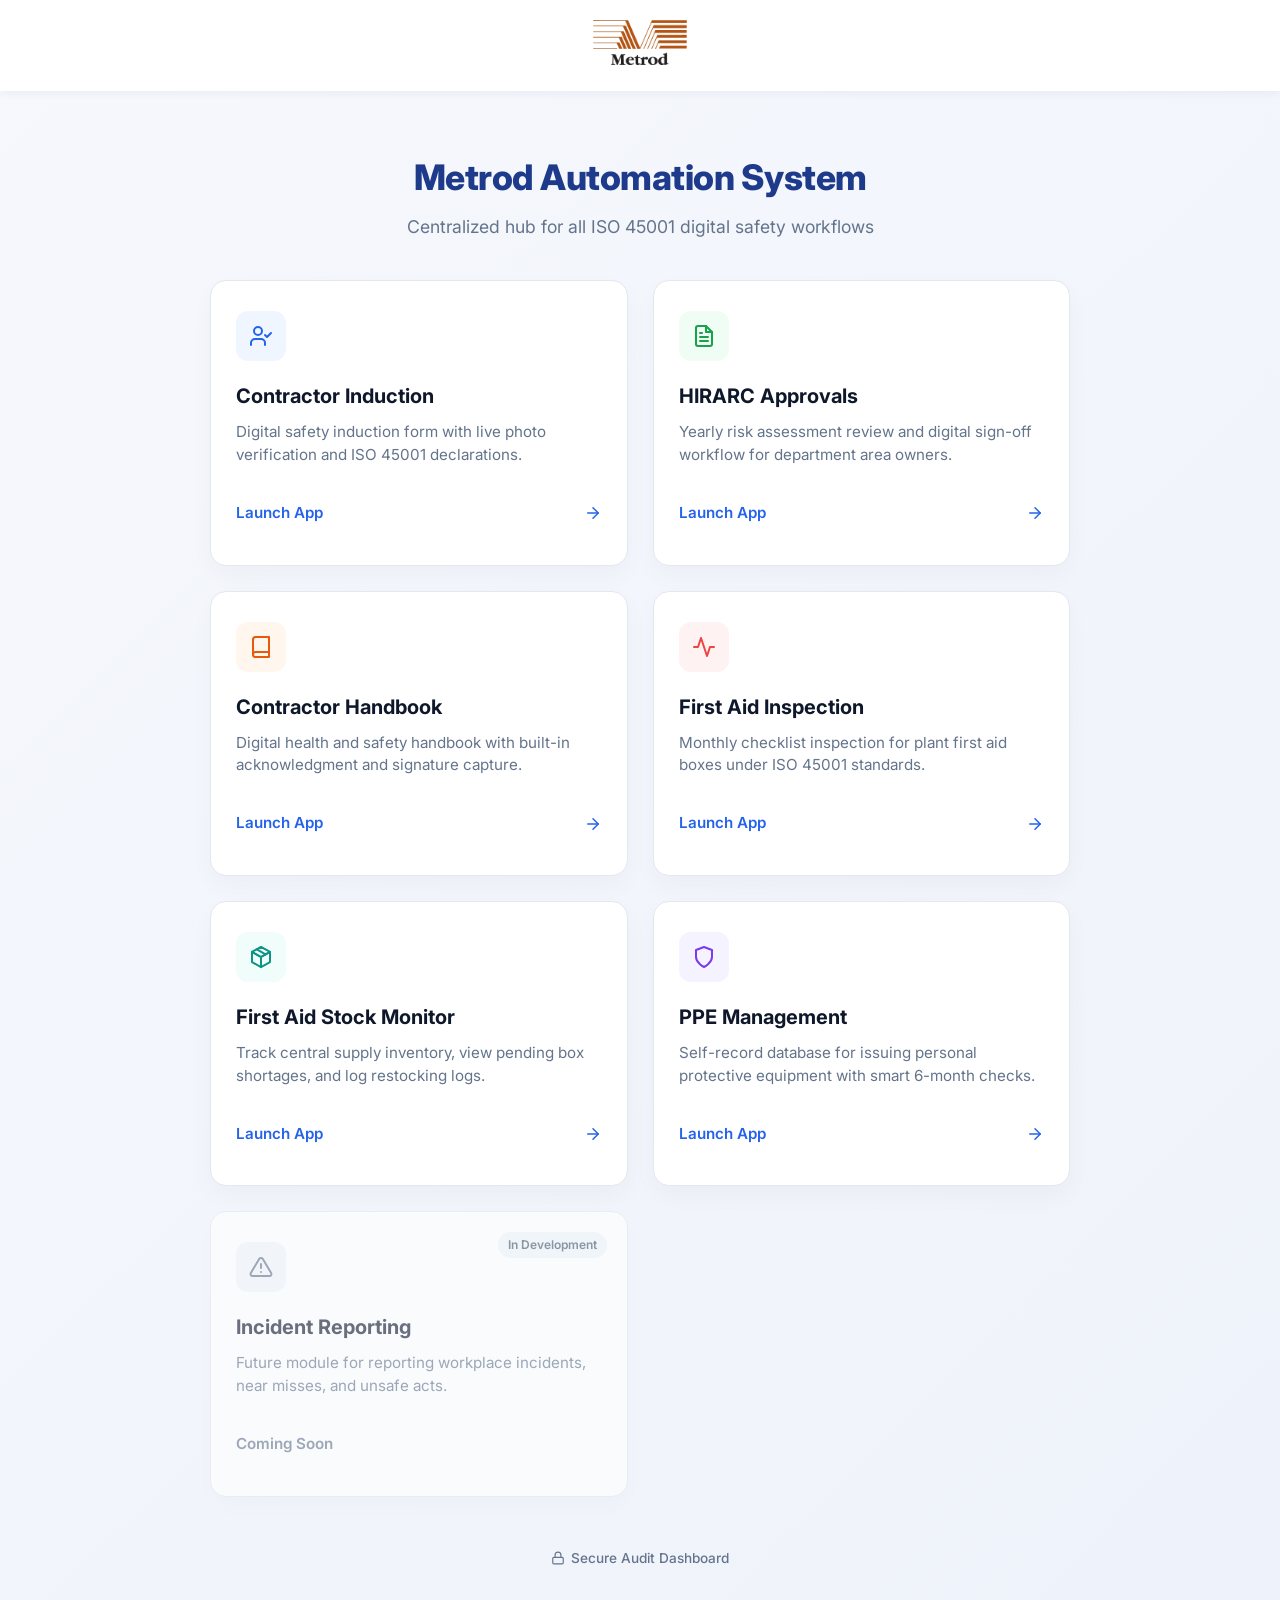
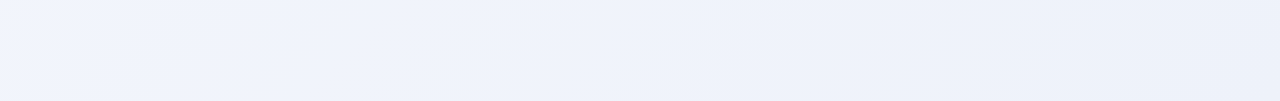
<file: index.html>
<!DOCTYPE html>
<html lang="en">

<head>
    <meta charset="UTF-8">
    <meta name="viewport" content="width=device-width, initial-scale=1.0">
    <title>Metrod Automation System</title>
    <link rel="icon" type="image/png" href="safety-logo-v2.png">
    <link rel="apple-touch-icon" href="safety-logo-v2.png">
    <link rel="manifest" href="manifest.json">
    <link href="https://fonts.googleapis.com/css2?family=Inter:wght@400;500;600;700;800&display=swap" rel="stylesheet">
    <link rel="stylesheet" href="shared.css">
    <script src="shared.js" defer></script>
    <style>
        body {
            background: linear-gradient(135deg, #f6f8fd 0%, #eef2fa 100%);
            display: flex;
            flex-direction: column;
            align-items: center;
        }

        .header-bar {
            width: 100%;
            background: var(--surface);
            padding: 20px 0;
            box-shadow: 0 2px 10px rgba(0, 0, 0, 0.05);
            text-align: center;
            position: sticky;
            top: 0;
            z-index: 10;
        }

        .header-bar img {
            height: 45px;
            object-fit: contain;
        }

        .container {
            max-width: 900px;
            width: 90%;
            margin: 40px auto;
        }

        .page-title {
            text-align: center;
            margin-bottom: 40px;
        }

        .page-title h1 {
            font-size: 2.2rem;
            font-weight: 800;
            color: #1e3a8a;
            margin: 0 0 10px 0;
            letter-spacing: -0.5px;
        }

        .page-title p {
            color: var(--text-muted);
            font-size: 1.1rem;
            margin: 0;
        }

        .grid {
            display: grid;
            grid-template-columns: repeat(auto-fit, minmax(300px, 1fr));
            gap: 25px;
        }

        .app-card {
            background: var(--surface);
            border-radius: 16px;
            padding: 30px 25px;
            box-shadow: 0 10px 25px rgba(0, 0, 0, 0.03);
            border: 1px solid var(--border);
            transition: all 0.3s cubic-bezier(0.4, 0, 0.2, 1);
            text-decoration: none;
            color: inherit;
            display: flex;
            flex-direction: column;
            position: relative;
            overflow: hidden;
        }

        .app-card::before {
            content: '';
            position: absolute;
            top: 0;
            left: 0;
            width: 100%;
            height: 4px;
            background: var(--primary);
            transform: scaleX(0);
            transform-origin: left;
            transition: transform 0.3s ease;
        }

        .app-card:hover {
            transform: translateY(-5px);
            box-shadow: 0 20px 35px rgba(37, 99, 235, 0.1);
            border-color: #bfdbfe;
        }

        .app-card:hover::before {
            transform: scaleX(1);
        }

        .card-icon {
            width: 50px;
            height: 50px;
            border-radius: 12px;
            display: flex;
            align-items: center;
            justify-content: center;
            font-size: 1.5rem;
            margin-bottom: 20px;
        }

        .icon-blue {
            background: #eff6ff;
            color: #2563eb;
        }

        .icon-green {
            background: #f0fdf4;
            color: #16a34a;
        }

        .icon-gray {
            background: #f1f5f9;
            color: #64748b;
        }

        .app-card h3 {
            margin: 0 0 10px 0;
            font-size: 1.25rem;
            font-weight: 700;
        }

        .app-card p {
            color: var(--text-muted);
            font-size: 0.95rem;
            margin: 0 0 25px 0;
            flex-grow: 1;
            line-height: 1.5;
        }

        .launch-btn {
            display: flex;
            align-items: center;
            justify-content: space-between;
            background: transparent;
            color: var(--primary);
            font-weight: 600;
            font-size: 0.95rem;
            padding: 10px 0;
            border: none;
            cursor: pointer;
            width: 100%;
        }

        .launch-btn svg {
            width: 18px;
            height: 18px;
            transition: transform 0.2s;
        }

        .app-card:hover .launch-btn svg {
            transform: translateX(5px);
        }

        .coming-soon {
            opacity: 0.6;
            cursor: not-allowed;
        }

        .coming-soon:hover {
            transform: none;
            box-shadow: 0 10px 25px rgba(0, 0, 0, 0.03);
            border-color: var(--border);
        }

        .coming-soon:hover::before {
            transform: scaleX(0);
        }

        .badge {
            position: absolute;
            top: 20px;
            right: 20px;
            background: #f1f5f9;
            color: #475569;
            font-size: 0.75rem;
            font-weight: 600;
            padding: 4px 10px;
            border-radius: 20px;
        }

        .admin-footer {
            margin-top: 50px;
            text-align: center;
            padding-bottom: 30px;
        }

        .admin-link {
            display: inline-flex;
            align-items: center;
            color: var(--text-muted);
            text-decoration: none;
            font-size: 0.85rem;
            font-weight: 500;
            transition: color 0.2s;
        }

        .admin-link:hover {
            color: var(--primary);
        }

        .admin-link svg {
            width: 14px;
            height: 14px;
            margin-right: 6px;
        }
    </style>
</head>

<body>

    <div class="header-bar">
        <img src="logo-metrod.webp" alt="Metrod Logo">
    </div>

    <div class="container">
        <div class="page-title">
            <h1>Metrod Automation System</h1>
            <p>Centralized hub for all ISO 45001 digital safety workflows</p>
        </div>

        <div class="grid">

            <!-- App 1: Contractor Induction -->
            <a href="contractor.html" class="app-card">
                <div class="card-icon icon-blue">
                    <svg xmlns="http://www.w3.org/2000/svg" width="24" height="24" viewBox="0 0 24 24" fill="none"
                        stroke="currentColor" stroke-width="2" stroke-linecap="round" stroke-linejoin="round">
                        <path d="M16 21v-2a4 4 0 0 0-4-4H6a4 4 0 0 0-4 4v2"></path>
                        <circle cx="9" cy="7" r="4"></circle>
                        <polyline points="16 11 18 13 22 9"></polyline>
                    </svg>
                </div>
                <h3>Contractor Induction</h3>
                <p>Digital safety induction form with live photo verification and ISO 45001 declarations.</p>
                <div class="launch-btn">
                    Launch App
                    <svg xmlns="http://www.w3.org/2000/svg" viewBox="0 0 24 24" fill="none" stroke="currentColor"
                        stroke-width="2" stroke-linecap="round" stroke-linejoin="round">
                        <line x1="5" y1="12" x2="19" y2="12"></line>
                        <polyline points="12 5 19 12 12 19"></polyline>
                    </svg>
                </div>
            </a>

            <!-- App 2: HIRARC -->
            <a href="hirarc.html" class="app-card">
                <div class="card-icon icon-green">
                    <svg xmlns="http://www.w3.org/2000/svg" width="24" height="24" viewBox="0 0 24 24" fill="none"
                        stroke="currentColor" stroke-width="2" stroke-linecap="round" stroke-linejoin="round">
                        <path d="M14 2H6a2 2 0 0 0-2 2v16a2 2 0 0 0 2 2h12a2 2 0 0 0 2-2V8z"></path>
                        <polyline points="14 2 14 8 20 8"></polyline>
                        <path d="M16 13H8"></path>
                        <path d="M16 17H8"></path>
                        <polyline points="10 9 9 9 8 9"></polyline>
                    </svg>
                </div>
                <h3>HIRARC Approvals</h3>
                <p>Yearly risk assessment review and digital sign-off workflow for department area owners.</p>
                <div class="launch-btn">
                    Launch App
                    <svg xmlns="http://www.w3.org/2000/svg" viewBox="0 0 24 24" fill="none" stroke="currentColor"
                        stroke-width="2" stroke-linecap="round" stroke-linejoin="round">
                        <line x1="5" y1="12" x2="19" y2="12"></line>
                        <polyline points="12 5 19 12 12 19"></polyline>
                    </svg>
                </div>
            </a>

            <!-- App 3: Contractor Handbook -->
            <a href="contractor_handbook.html" class="app-card">
                <div class="card-icon" style="background: #fff7ed; color: #ea580c;">
                    <svg xmlns="http://www.w3.org/2000/svg" width="24" height="24" viewBox="0 0 24 24" fill="none"
                        stroke="currentColor" stroke-width="2" stroke-linecap="round" stroke-linejoin="round">
                        <path d="M4 19.5A2.5 2.5 0 0 1 6.5 17H20"></path>
                        <path d="M6.5 2H20v20H6.5A2.5 2.5 0 0 1 4 19.5v-15A2.5 2.5 0 0 1 6.5 2z"></path>
                    </svg>
                </div>
                <h3>Contractor Handbook</h3>
                <p>Digital health and safety handbook with built-in acknowledgment and signature capture.</p>
                <div class="launch-btn">
                    Launch App
                    <svg xmlns="http://www.w3.org/2000/svg" viewBox="0 0 24 24" fill="none" stroke="currentColor"
                        stroke-width="2" stroke-linecap="round" stroke-linejoin="round">
                        <line x1="5" y1="12" x2="19" y2="12"></line>
                        <polyline points="12 5 19 12 12 19"></polyline>
                    </svg>
                </div>
            </a>

            <!-- App 4: First Aid Checklist -->
            <a href="first_aid.html" class="app-card">
                <div class="card-icon" style="background: #fef2f2; color: #ef4444;">
                    <svg xmlns="http://www.w3.org/2000/svg" width="24" height="24" viewBox="0 0 24 24" fill="none"
                        stroke="currentColor" stroke-width="2" stroke-linecap="round" stroke-linejoin="round">
                        <path d="M22 12h-4l-3 9L9 3l-3 9H2"></path>
                    </svg>
                </div>
                <h3>First Aid Inspection</h3>
                <p>Monthly checklist inspection for plant first aid boxes under ISO 45001 standards.</p>
                <div class="launch-btn">
                    Launch App
                    <svg xmlns="http://www.w3.org/2000/svg" viewBox="0 0 24 24" fill="none" stroke="currentColor"
                        stroke-width="2" stroke-linecap="round" stroke-linejoin="round">
                        <line x1="5" y1="12" x2="19" y2="12"></line>
                        <polyline points="12 5 19 12 12 19"></polyline>
                    </svg>
                </div>
            </a>

            <!-- App 5: First Aid Stock Monitor -->
            <a href="stock.html" class="app-card">
                <div class="card-icon" style="background: #f0fdfa; color: #0d9488;">
                    <svg xmlns="http://www.w3.org/2000/svg" width="24" height="24" viewBox="0 0 24 24" fill="none"
                        stroke="currentColor" stroke-width="2" stroke-linecap="round" stroke-linejoin="round">
                        <line x1="16.5" y1="9.4" x2="7.5" y2="4.21"></line>
                        <polygon points="12 22.08 12 12 3 6.92 3 17.08 12 22.08"></polygon>
                        <polygon points="12 22.08 21 17.08 21 6.92 12 12 12 22.08"></polygon>
                        <polygon points="12 12 21 6.92 12 1.92 3 6.92 12 12"></polygon>
                    </svg>
                </div>
                <h3>First Aid Stock Monitor</h3>
                <p>Track central supply inventory, view pending box shortages, and log restocking logs.</p>
                <div class="launch-btn">
                    Launch App
                    <svg xmlns="http://www.w3.org/2000/svg" viewBox="0 0 24 24" fill="none" stroke="currentColor"
                        stroke-width="2" stroke-linecap="round" stroke-linejoin="round">
                        <line x1="5" y1="12" x2="19" y2="12"></line>
                        <polyline points="12 5 19 12 12 19"></polyline>
                    </svg>
                </div>
            </a>

            <!-- App 6: PPE Management -->
            <a href="ppe.html" class="app-card">
                <div class="card-icon" style="background: #f5f3ff; color: #7c3aed;">
                    <svg xmlns="http://www.w3.org/2000/svg" width="24" height="24" viewBox="0 0 24 24" fill="none"
                        stroke="currentColor" stroke-width="2" stroke-linecap="round" stroke-linejoin="round">
                        <path d="M12 22s8-4 8-10V5l-8-3-8 3v7c0 6 8 10 8 10z"></path>
                    </svg>
                </div>
                <h3>PPE Management</h3>
                <p>Self-record database for issuing personal protective equipment with smart 6-month checks.</p>
                <div class="launch-btn">
                    Launch App
                    <svg xmlns="http://www.w3.org/2000/svg" viewBox="0 0 24 24" fill="none" stroke="currentColor"
                        stroke-width="2" stroke-linecap="round" stroke-linejoin="round">
                        <line x1="5" y1="12" x2="19" y2="12"></line>
                        <polyline points="12 5 19 12 12 19"></polyline>
                    </svg>
                </div>
            </a>

            <!-- App 5: Future -->
            <div class="app-card coming-soon">
                <span class="badge">In Development</span>
                <div class="card-icon icon-gray">
                    <svg xmlns="http://www.w3.org/2000/svg" width="24" height="24" viewBox="0 0 24 24" fill="none"
                        stroke="currentColor" stroke-width="2" stroke-linecap="round" stroke-linejoin="round">
                        <path
                            d="M10.29 3.86L1.82 18a2 2 0 0 0 1.71 3h16.94a2 2 0 0 0 1.71-3L13.71 3.86a2 2 0 0 0-3.42 0z">
                        </path>
                        <line x1="12" y1="9" x2="12" y2="13"></line>
                        <line x1="12" y1="17" x2="12.01" y2="17"></line>
                    </svg>
                </div>
                <h3>Incident Reporting</h3>
                <p>Future module for reporting workplace incidents, near misses, and unsafe acts.</p>
                <div class="launch-btn" style="color: var(--text-muted);">
                    Coming Soon
                </div>
            </div>

        </div>

        <div class="admin-footer">
            <a href="audit.html" class="admin-link">
                <svg xmlns="http://www.w3.org/2000/svg" viewBox="0 0 24 24" fill="none" stroke="currentColor"
                    stroke-width="2" stroke-linecap="round" stroke-linejoin="round">
                    <rect x="3" y="11" width="18" height="11" rx="2" ry="2"></rect>
                    <path d="M7 11V7a5 5 0 0 1 10 0v4"></path>
                </svg>
                Secure Audit Dashboard
            </a>
        </div>
    </div>

</body>

</html>
</file>
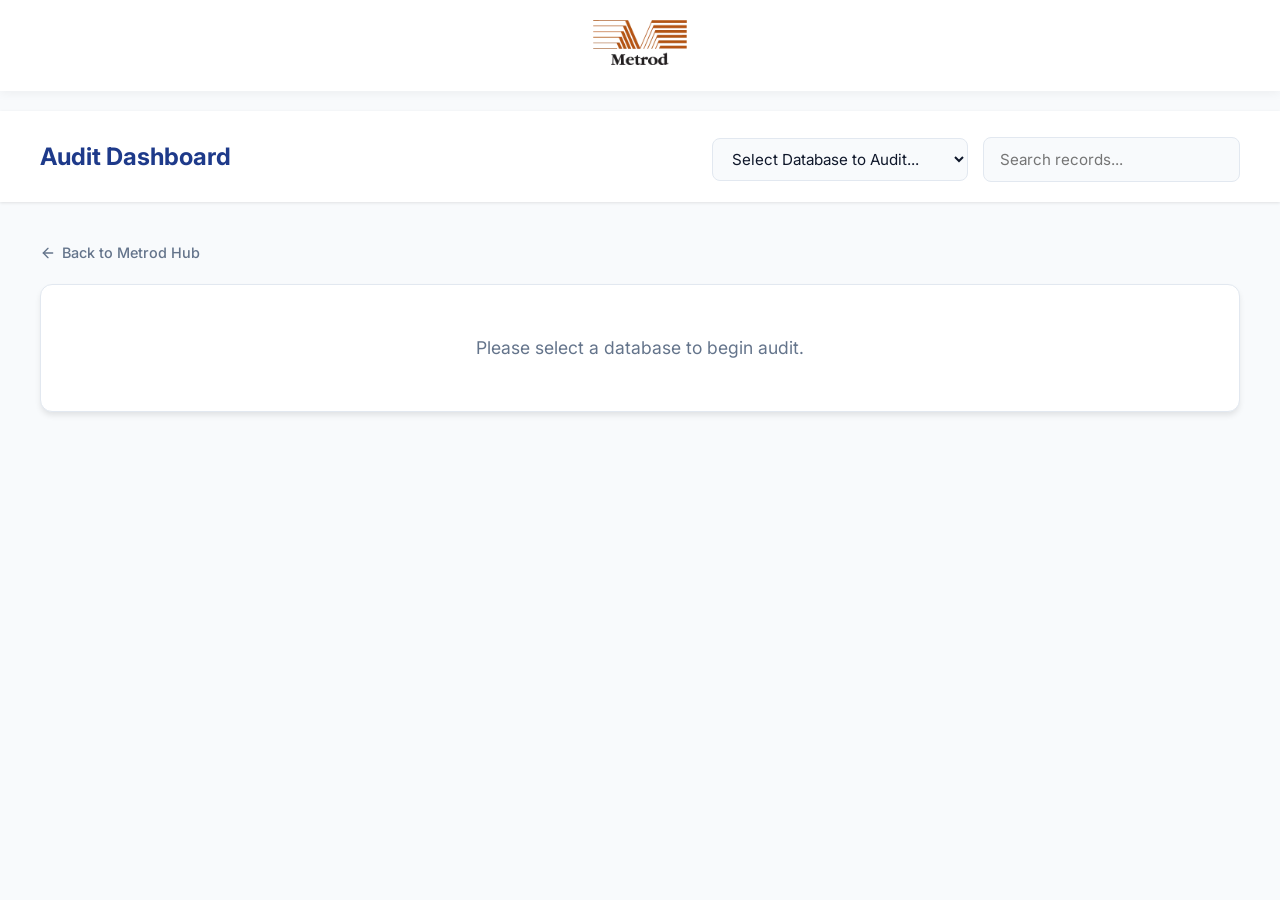
<file: audit.html>
<!DOCTYPE html>
<html lang="en">

<head>
    <meta charset="UTF-8">
    <meta name="viewport" content="width=device-width, initial-scale=1.0">
    <title>Metrod Universal Audit Hub</title>
    <link rel="icon" type="image/png" href="safety-logo-v2.png">
    <link rel="apple-touch-icon" href="safety-logo-v2.png">
    <link rel="manifest" href="manifest.json">
    <link href="https://fonts.googleapis.com/css2?family=Inter:wght@400;500;600;700&display=swap" rel="stylesheet">
    <link rel="stylesheet" href="shared.css">
    <script src="shared.js" defer></script>
    <style>
        .header {
            background: var(--surface);
            padding: 20px 40px;
            box-shadow: 0 1px 3px rgba(0, 0, 0, 0.1);
            display: flex;
            justify-content: space-between;
            align-items: center;
        }

        .header h1 {
            margin: 0;
            font-size: 1.5rem;
            color: #1e3a8a;
        }

        .controls {
            display: flex;
            gap: 15px;
            align-items: center;
        }

        select,
        input {
            padding: 10px 15px;
            border: 1px solid var(--border);
            border-radius: 8px;
            font-size: 0.95rem;
            font-family: inherit;
            outline: none;
        }

        select:focus,
        input:focus {
            border-color: var(--primary);
        }

        .container {
            padding: 40px;
            max-width: 1400px;
            margin: 0 auto;
        }

        .table-wrapper {
            background: var(--surface);
            border-radius: 12px;
            box-shadow: 0 4px 6px -1px rgba(0, 0, 0, 0.1);
            overflow-x: auto;
            border: 1px solid var(--border);
        }

        table {
            width: 100%;
            border-collapse: collapse;
            text-align: left;
        }

        th {
            background: #f1f5f9;
            padding: 15px 20px;
            font-weight: 600;
            color: #475569;
            font-size: 0.85rem;
            text-transform: uppercase;
            letter-spacing: 0.5px;
            border-bottom: 2px solid var(--border);
            white-space: nowrap;
        }

        td {
            padding: 15px 20px;
            border-bottom: 1px solid var(--border);
            font-size: 0.95rem;
            vertical-align: middle;
        }

        tr:last-child td {
            border-bottom: none;
        }

        tr:hover {
            background: #f8fafc;
        }

        .sig-img {
            max-height: 60px;
            max-width: 150px;
            border-radius: 4px;
            border: 1px solid #e2e8f0;
            background: white;
            object-fit: contain;
        }

        .loading {
            text-align: center;
            padding: 50px;
            color: var(--text-muted);
            font-size: 1.1rem;
        }

        /* Pagination Controls */
        .pagination {
            display: flex;
            justify-content: space-between;
            align-items: center;
            margin-top: 20px;
            padding: 10px 20px;
            background: var(--surface);
            border-radius: 8px;
            border: 1px solid var(--border);
            box-shadow: 0 1px 3px rgba(0, 0, 0, 0.05);
        }

        .pagination button {
            background: var(--primary);
            color: white;
            border: none;
            padding: 8px 16px;
            border-radius: 6px;
            font-weight: 500;
            cursor: pointer;
            transition: background 0.2s;
        }

        .pagination button:hover:not(:disabled) {
            background: #1e40af;
            /* primary dark */
        }

        .pagination button:disabled {
            background: #cbd5e1;
            color: #64748b;
            cursor: not-allowed;
            opacity: 0.8;
        }

        .page-info {
            font-weight: 600;
            color: #475569;
        }

        /* Mobile Responsiveness */
        @media (max-width: 768px) {
            .header {
                flex-direction: column;
                align-items: stretch;
                padding: 20px;
                gap: 15px;
            }

            .header h1 {
                text-align: center;
            }

            .controls {
                flex-direction: column;
                width: 100%;
            }

            .controls select,
            .controls input {
                width: 100%;
                box-sizing: border-box;
            }

            .container {
                padding: 20px;
            }

            .pagination {
                flex-direction: column;
                gap: 15px;
            }

            /* Mobile Card Styling for Table */
            table,
            thead,
            tbody,
            th,
            td,
            tr {
                display: block;
            }

            thead tr {
                position: absolute;
                top: -9999px;
                left: -9999px;
            }

            tr {
                border: 1px solid var(--border);
                border-radius: 8px;
                margin-bottom: 15px;
                background: var(--surface);
                box-shadow: 0 2px 4px rgba(0, 0, 0, 0.02);
                padding: 10px;
                cursor: pointer;
            }

            td {
                border: none;
                border-bottom: 1px solid #f1f5f9;
                display: flex;
                justify-content: space-between;
                align-items: center;
                gap: 15px;
                padding: 10px 15px !important;
                font-size: 0.9rem;
                text-align: right;
            }

            td:last-child {
                border-bottom: none;
            }

            td::before {
                content: attr(data-label);
                font-weight: 600;
                color: #475569;
                text-align: left;
                max-width: 60%;
                white-space: normal;
                word-break: break-word;
            }

            .sig-img {
                max-height: 40px;
            }

            /* Center & Scale Modal Container on Mobile */
            .modal {
                padding: 10px;
            }

            .modal-content {
                padding: 20px 15px;
                max-height: 95vh;
                width: 100%;
            }

            .close-modal {
                top: 15px;
                right: 15px;
            }
        }

        /* Modal Styles */
        .modal {
            position: fixed;
            top: 0;
            left: 0;
            width: 100%;
            height: 100%;
            background: rgba(15, 23, 42, 0.6);
            display: none;
            justify-content: center;
            align-items: center;
            z-index: 1000;
            padding: 20px;
        }

        .modal-content {
            background: var(--surface);
            border-radius: 12px;
            max-width: 700px;
            width: 100%;
            max-height: 90vh;
            overflow-y: auto;
            padding: 30px;
            position: relative;
            box-shadow: 0 10px 25px rgba(0, 0, 0, 0.1);
        }

        .close-modal {
            position: absolute;
            top: 20px;
            right: 20px;
            font-size: 1.5rem;
            font-weight: 700;
            color: var(--text-muted);
            cursor: pointer;
            transition: color 0.2s;
        }

        .close-modal:hover {
            color: #ef4444;
        }

        .modal h2 {
            margin-bottom: 20px;
            color: #1e3a8a;
            font-size: 1.3rem;
            margin-top: 0;
        }

        .detail-meta-box {
            background: #f8fafc;
            border: 1px solid var(--border);
            border-radius: 8px;
            padding: 12px;
            font-size: 0.9rem;
        }

        .detail-meta-box strong {
            color: #475569;
            display: block;
            margin-bottom: 2px;
        }

        /* Accordion CSS for Modal */
        .accordion-item {
            border: 1px solid var(--border);
            border-radius: 8px;
            margin-bottom: 10px;
            overflow: hidden;
        }

        .accordion-header {
            background: #f8fafc;
            padding: 12px 20px;
            font-weight: 600;
            display: flex;
            justify-content: space-between;
            align-items: center;
            cursor: pointer;
            user-select: none;
            font-size: 0.9rem;
        }

        .accordion-content {
            display: none;
            padding: 15px;
            background: white;
        }

        .accordion-item.active .accordion-content {
            display: block;
        }

        /* Reusing global styles for back-link from shared.css */
    </style>
</head>

<body>

    <div class="header">
        <h1>Audit Dashboard</h1>
        <div class="controls">
            <select id="db-selector" onchange="loadDatabase()">
                <option value="" disabled selected>Select Database to Audit...</option>
                <!-- Databases will be populated here by JS -->
            </select>
            <select id="month-filter" style="display: none;" onchange="filterTable()">
                <option value="">All Months</option>
                <option value="01">January</option>
                <option value="02">February</option>
                <option value="03">March</option>
                <option value="04">April</option>
                <option value="05">May</option>
                <option value="06">June</option>
                <option value="07">July</option>
                <option value="08">August</option>
                <option value="09">September</option>
                <option value="10">October</option>
                <option value="11">November</option>
                <option value="12">December</option>
            </select>
            <select id="year-filter" style="display: none;" onchange="filterTable()">
                <option value="">All Years</option>
                <option value="2025">2025</option>
                <option value="2026">2026</option>
                <option value="2027">2027</option>
                <option value="2028">2028</option>
                <option value="2029">2029</option>
                <option value="2030">2030</option>
            </select>
            <input type="text" id="search" placeholder="Search records..." onkeyup="filterTable()">
            <button id="export-btn" style="display: none; padding: 10px 15px; border-radius: 8px; font-weight: 500; font-family: inherit; font-size: 0.95rem; cursor: pointer; border: none; background: #0f766e; color: white; transition: background 0.2s;" onmouseover="this.style.background='#0d5e58'" onmouseout="this.style.background='#0f766e'" onclick="exportToCSV()">📥 Export Report</button>
        </div>
    </div>

    <div class="container">
        <a href="index.html" class="back-link">
            <svg xmlns="http://www.w3.org/2000/svg" viewBox="0 0 24 24" fill="none" stroke="currentColor"
                stroke-width="2" stroke-linecap="round" stroke-linejoin="round">
                <line x1="19" y1="12" x2="5" y2="12"></line>
                <polyline points="12 19 5 12 12 5"></polyline>
            </svg>
            Back to Metrod Hub
        </a>
        <div class="table-wrapper">
            <table id="data-table">
                <thead id="table-head"></thead>
                <tbody id="table-body">
                    <tr>
                        <td class="loading">Please select a database to begin audit.</td>
                    </tr>
                </tbody>
            </table>
        </div>

        <!-- Pagination Controls -->
        <div class="pagination" id="pagination-controls" style="display: none;">
            <button id="prev-btn" onclick="changePage(-1)" disabled>&laquo; Previous</button>
            <span class="page-info" id="page-info">Page 1 of 1</span>
            <button id="next-btn" onclick="changePage(1)" disabled>Next &raquo;</button>
        </div>
    </div>

    <!-- Details Modal -->
    <div id="details-modal" class="modal" style="display: none;">
        <div class="modal-content">
            <span class="close-modal" onclick="closeModal()">&times;</span>
            <h2 id="modal-title">Inspection Details</h2>
            <div id="modal-metadata"
                style="margin-bottom: 20px; display: grid; grid-template-columns: 1fr 1fr; gap: 10px;"></div>
            <div class="modal-accordion" id="modal-accordion">
                <!-- Collapsible detail sections or generic list go here -->
            </div>
        </div>
    </div>

    <script>
        // ==========================================
        // ADMIN CONFIGURATION: PASTE YOUR CSV LINKS HERE
        // ==========================================
        const DATABASES = [
            {
                name: "HIRARC Yearly Approvals",
                // Secure serverless API: Paste your deployed HIRARC Apps Script Web App URL here
                scriptUrl: "https://script.google.com/macros/s/AKfycbz4ZcK2HdwiEeO9ze18rdwbppoPt7SwDAoHwq3VRBNUkv9B_J0IIdUS4D-va4iR7H8/exec",
                isSecure: true
            },
            {
                name: "Contractor Inductions",
                // Secure serverless API: Paste your deployed Contractor Induction Apps Script Web App URL here
                scriptUrl: "https://script.google.com/macros/s/AKfycbzYeKbpgUAyBBO6_jsFnbrf6qqtN2yTFZZnR_PN_19SduKxtJSpL5gxIMavQgzTcQM43w/exec",
                isSecure: true
            },
            {
                name: "Contractor Handbook",
                // Secure serverless API: Paste your deployed Contractor Handbook Apps Script Web App URL here
                scriptUrl: "https://script.google.com/macros/s/AKfycbwswo184YEPoDU9P8SXsHPu23W4EDuq69d0PoSnToTYGXSSSl44k6_Qf4nlwXrhR01B/exec",
                isSecure: true
            },
            {
                name: "First Aid Inspections",
                // Secure serverless API: Paste your deployed First Aid Apps Script Web App URL here
                scriptUrl: "https://script.google.com/macros/s/AKfycbzLbTTov3rghz5Z6mqKxm5DOeFLe6KWcyBiHwgc6ZTXKbsoAMfu4MMhn_A5TinpsTEEJQ/exec",
                isSecure: true
            }
        ];

        // --- Globals ---
        let globalHeaders = [];
        let currentData = [];
        let filteredData = [];
        let currentPage = 1;
        const rowsPerPage = 10;

        // --- Initialize Dropdown ---
        const selector = document.getElementById('db-selector');
        DATABASES.forEach((db, index) => {
            let opt = document.createElement('option');
            opt.value = index;
            opt.innerHTML = db.name;
            selector.appendChild(opt);
        });

        // --- Fetch & Render CSV ---
        async function loadDatabase() {
            const index = selector.value;
            if (!index) return;

            const db = DATABASES[index];
            const tbody = document.getElementById('table-body');
            const thead = document.getElementById('table-head');
            const paginationControls = document.getElementById('pagination-controls');

            // Toggle Export and Month/Year controls for First Aid Inspections
            const monthFilter = document.getElementById("month-filter");
            const yearFilter = document.getElementById("year-filter");
            const exportBtn = document.getElementById("export-btn");

            if (db.name === "First Aid Inspections") {
                if (monthFilter) monthFilter.style.display = "inline-block";
                if (yearFilter) yearFilter.style.display = "inline-block";
                if (exportBtn) exportBtn.style.display = "inline-block";
            } else {
                if (monthFilter) { monthFilter.style.display = "none"; monthFilter.value = ""; }
                if (yearFilter) { yearFilter.style.display = "none"; yearFilter.value = ""; }
                if (exportBtn) exportBtn.style.display = "none";
            }

            tbody.innerHTML = '<tr><td class="loading">Fetching secure data...</td></tr>';
            thead.innerHTML = '';
            paginationControls.style.display = 'none'; // hide pagination while loading

            try {
                // If it is a secure Apps Script database, handle securely via JSON API
                if (db.isSecure) {
                    if (db.scriptUrl.includes("YOUR_") || db.scriptUrl.includes("docs.google.com")) {
                        tbody.innerHTML = `<tr><td class="loading">Configuration needed: Please paste your deployed Web App URL into the 'scriptUrl' config inside audit.html code for '${db.name}'.</td></tr>`;
                        return;
                    }

                    // 1. Get PIN from cache or prompt
                    let pin = localStorage.getItem("metrod_dashboard_pin");
                    if (!pin) {
                        pin = prompt("🔐 This safety database is private.\n\nPlease enter the Dashboard security PIN to access logs:");
                        if (!pin) {
                            tbody.innerHTML = '<tr><td class="loading" style="color:#ef4444; font-weight:600;">Access Denied: Dashboard security PIN is required.</td></tr>';
                            return;
                        }
                        localStorage.setItem("metrod_dashboard_pin", pin);
                    }

                    // 2. Fetch secure JSON data
                    try {
                        if (db.name === "First Aid Inspections") {
                            // Relational database requires parallel fetching of logs and details
                            const [logsRes, detailsRes] = await Promise.all([
                                fetch(`${db.scriptUrl}?action=getLogs&pin=${pin}`),
                                fetch(`${db.scriptUrl}?action=getDetails&pin=${pin}`)
                            ]);

                            const logsJson = await logsRes.json();
                            const detailsJson = await detailsRes.json();

                            if (logsJson.status === "ERROR") {
                                localStorage.removeItem("metrod_dashboard_pin");
                                tbody.innerHTML = `<tr><td class="loading" style="color:#ef4444; font-weight:600;">Access Denied: ${logsJson.message}</td></tr>`;
                                return;
                            }

                            // Store details in memory cache
                            window.cachedDetailsData = detailsJson.data.map(item => [
                                item["Audit ID"],
                                item["Item ID"],
                                item["Item Name"],
                                item["Required Standard"],
                                item["Quantity Available"],
                                item["Expiry Date"],
                                item["Remarks"]
                            ]);

                            // Render table headers
                            globalHeaders = [
                                "Audit ID", "Timestamp", "Date of Inspection", "Company", "Department",
                                "Section", "Box ID", "Location", "Cleanliness Condition", "Cleanliness Remarks",
                                "Inspection Findings", "Inspected By Name", "Inspected By Position", "Signature URL"
                            ];

                            let headerHTML = '<tr>';
                            globalHeaders.forEach(h => { headerHTML += `<th>${h}</th>`; });
                            headerHTML += '</tr>';
                            thead.innerHTML = headerHTML;

                            // Parse logs into standard table row values
                            currentData = logsJson.data.map(item => [
                                item["Audit ID"],
                                item["Timestamp"],
                                item["Date of Inspection"],
                                item["Company"],
                                item["Department"],
                                item["Section"],
                                item["Box ID"],
                                item["Location"],
                                item["Cleanliness Condition"],
                                item["Cleanliness Remarks"],
                                item["Inspection Findings"],
                                item["Inspected By Name"],
                                item["Inspected By Position"],
                                item["Signature URL"]
                            ]);
                        } else {
                            // Non-relational secure databases (HIRARC, Contractor Inductions, Contractor Handbook)
                            const logsRes = await fetch(`${db.scriptUrl}?pin=${pin}`);
                            const logsJson = await logsRes.json();

                            if (logsJson.status === "ERROR") {
                                localStorage.removeItem("metrod_dashboard_pin");
                                tbody.innerHTML = `<tr><td class="loading" style="color:#ef4444; font-weight:600;">Access Denied: ${logsJson.message}</td></tr>`;
                                return;
                            }

                            if (logsJson.data.length === 0) {
                                tbody.innerHTML = `<tr><td class="loading">Database is empty.</td></tr>`;
                                return;
                            }

                            // Dynamically extract headers from JSON object keys
                            globalHeaders = Object.keys(logsJson.data[0]);

                            let headerHTML = '<tr>';
                            globalHeaders.forEach(h => { headerHTML += `<th>${h}</th>`; });
                            headerHTML += '</tr>';
                            thead.innerHTML = headerHTML;

                            // Convert objects to row arrays
                            currentData = logsJson.data.map(item => {
                                return globalHeaders.map(h => item[h] !== undefined ? String(item[h]) : "");
                            });
                        }

                        filteredData = [...currentData];
                        paginationControls.style.display = 'flex';
                        currentPage = 1;
                        renderTable(currentPage);
                        return;

                    } catch (secErr) {
                        localStorage.removeItem("metrod_dashboard_pin");
                        tbody.innerHTML = `<tr><td class="loading" style="color:#ef4444; font-weight:600;">Secure Connection Failed: Make sure your Web App URL is correctly deployed and your PIN is correct. Error: ${secErr.message}</td></tr>`;
                        return;
                    }
                }

                // --- Fallback Legacy Public CSV Fetching (If isSecure is false or missing) ---
                if (db.url && db.url.includes("YOUR_")) {
                    tbody.innerHTML = `<tr><td class="loading">Configuration needed: Please paste your CSV link into the code for '${db.name}'.</td></tr>`;
                    return;
                }

                const response = await fetch(db.url);
                const csvText = await response.text();

                // Load Relational Details CSV in parallel if configured
                window.cachedDetailsData = [];
                if (db.detailsUrl && !db.detailsUrl.includes("YOUR_")) {
                    try {
                        const detResponse = await fetch(db.detailsUrl);
                        const detCsvText = await detResponse.text();
                        const detRows = detCsvText.split('\n').map(r => {
                            return r.split(/,(?=(?:(?:[^"]*"){2})*[^"]*$)/).map(cell => cell.replace(/^"|"$/g, '').trim());
                        });
                        detRows.shift(); // Remove header row
                        window.cachedDetailsData = detRows.filter(r => !(r.length === 1 && r[0] === ''));
                    } catch (detErr) {
                        console.error("Error fetching details sheet:", detErr);
                    }
                }

                // Parse CSV (handles commas inside quotes)
                const rows = csvText.split('\n').map(row => {
                    return row.split(/,(?=(?:(?:[^"]*"){2})*[^"]*$)/).map(cell => cell.replace(/^"|"$/g, '').trim());
                });

                if (rows.length < 1) throw new Error("Database is empty.");

                // Render Headers
                globalHeaders = rows.shift(); // Remove first row (headers)

                // Filter out completely empty rows immediately
                currentData = rows.filter(row => !(row.length === 1 && row[0] === ''));
                filteredData = [...currentData];

                let headerHTML = '<tr>';
                globalHeaders.forEach(h => { headerHTML += `<th>${h}</th>`; });
                headerHTML += '</tr>';
                thead.innerHTML = headerHTML;

                paginationControls.style.display = 'flex'; // show pagination

                // Render the first page
                currentPage = 1;
                renderTable(currentPage);

            } catch (e) {
                tbody.innerHTML = `<tr><td class="loading" style="color:red;">Error loading database: ${e.message}</td></tr>`;
            }
        }

        // --- Render Table Page ---
        function renderTable(page) {
            const tbody = document.getElementById('table-body');
            const pageInfo = document.getElementById('page-info');
            const prevBtn = document.getElementById('prev-btn');
            const nextBtn = document.getElementById('next-btn');

            if (filteredData.length === 0) {
                tbody.innerHTML = '<tr><td class="loading">No records found.</td></tr>';
                pageInfo.innerText = 'Page 0 of 0';
                prevBtn.disabled = true;
                nextBtn.disabled = true;
                return;
            }

            const totalPages = Math.ceil(filteredData.length / rowsPerPage);

            // Safety bounds
            if (page < 1) page = 1;
            if (page > totalPages) page = totalPages;
            currentPage = page;

            const startIndex = (currentPage - 1) * rowsPerPage;
            const endIndex = Math.min(startIndex + rowsPerPage, filteredData.length);

            const pageData = filteredData.slice(startIndex, endIndex);

            let bodyHTML = '';
            pageData.forEach((row, rowIndex) => {
                const absoluteIndex = startIndex + rowIndex;
                bodyHTML += `<tr onclick="openDetails(${absoluteIndex})" style="cursor: pointer;">`;
                row.forEach((cell, cellIndex) => {
                    let isImage = false;
                    let imgSrc = cell;
                    const label = globalHeaders[cellIndex] || '';

                    // Check for Base64 or New Format
                    if (cell.startsWith('data:image') || cell.startsWith('https://lh3.googleusercontent.com/d/')) {
                        isImage = true;
                    }
                    // Fix for Google's recent security block on drive.google.com/uc endpoint
                    else if (cell.includes('drive.google.com/uc')) {
                        const match = cell.match(/id=([a-zA-Z0-9_-]+)/);
                        if (match && match[1]) {
                            isImage = true;
                            imgSrc = `https://lh3.googleusercontent.com/d/${match[1]}`;
                        }
                    }
                    // Check for OLD Google Drive Links
                    else if (cell.includes('drive.google.com/file/d/')) {
                        const match = cell.match(/file\/d\/([a-zA-Z0-9_-]+)/);
                        if (match && match[1]) {
                            isImage = true;
                            imgSrc = `https://lh3.googleusercontent.com/d/${match[1]}`;
                        }
                    }

                    if (isImage) {
                        bodyHTML += `<td data-label="${label}"><img src="${imgSrc}" class="sig-img" alt="Signature/Photo"></td>`;
                    } else {
                        bodyHTML += `<td data-label="${label}">${cell}</td>`;
                    }
                });
                bodyHTML += '</tr>';
            });

            tbody.innerHTML = bodyHTML;

            // Update Pagination UI
            pageInfo.innerText = `Page ${currentPage} of ${totalPages}`;
            prevBtn.disabled = currentPage === 1;
            nextBtn.disabled = currentPage === totalPages;
        }

        function changePage(direction) {
            renderTable(currentPage + direction);
        }

        // --- Search & Date Filter ---
        function filterTable() {
            const input = document.getElementById("search").value.toLowerCase();
            const dbName = selector.options[selector.selectedIndex].text;

            let data = currentData;

            // Apply Month and Year filters if First Aid Inspections is selected
            if (dbName === "First Aid Inspections") {
                const monthVal = document.getElementById("month-filter").value;
                const yearVal = document.getElementById("year-filter").value;

                data = data.filter(row => {
                    const dateStr = row[2] || ""; // Date of Inspection is index 2
                    if (!dateStr || dateStr.length < 7) return false;

                    const year = dateStr.substring(0, 4);
                    const month = dateStr.substring(5, 7);

                    const matchesMonth = !monthVal || month === monthVal;
                    const matchesYear = !yearVal || year === yearVal;
                    return matchesMonth && matchesYear;
                });
            }

            // Apply text search input filter
            if (!input) {
                filteredData = data;
            } else {
                filteredData = data.filter(row => {
                    // Check if any cell in the row contains the search term
                    return row.some(cell => String(cell).toLowerCase().includes(input));
                });
            }

            // Reset to page 1 when filtering
            renderTable(1);
        }

        // --- Export to CSV ---
        function exportToCSV() {
            const dbName = selector.options[selector.selectedIndex].text;
            if (dbName !== "First Aid Inspections") return;

            const monthVal = document.getElementById("month-filter").value;
            const yearVal = document.getElementById("year-filter").value;

            const monthNames = ["", "Jan", "Feb", "Mar", "Apr", "May", "Jun", "Jul", "Aug", "Sep", "Oct", "Nov", "Dec"];
            const monthStr = monthVal ? monthNames[parseInt(monthVal, 10)] : "All";
            const yearStr = yearVal ? yearVal : "All";
            const fileName = `First_Aid_Inspection_Report_${monthStr}_${yearStr}.csv`;

            const csvHeaders = [
                "Audit ID", "Date of Inspection", "Box ID", "Location", 
                "Inspected By", "Item ID", "Item Name", 
                "Required Standard", "Quantity Available", "Expiry Date", "Remarks"
            ];

            const csvRows = [csvHeaders.join(",")];

            function escapeCSV(val) {
                if (val === null || val === undefined) return "";
                let str = String(val);
                if (str.includes(",") || str.includes('"') || str.includes("\n") || str.includes("\r")) {
                    str = str.replace(/"/g, '""');
                    return `"${str}"`;
                }
                return str;
            }

            filteredData.forEach(logRow => {
                const auditId = logRow[0];
                const date = logRow[2];
                const boxId = logRow[6];
                const location = logRow[7];
                const inspectedBy = logRow[11];

                const details = (window.cachedDetailsData || []).filter(d => d[0] === auditId);

                details.forEach(detRow => {
                    const rowData = [
                        auditId,
                        date,
                        boxId,
                        location,
                        inspectedBy,
                        detRow[1], // Item ID
                        detRow[2], // Item Name
                        detRow[3], // Required Standard
                        detRow[4], // Qty Available
                        detRow[5], // Expiry Date
                        detRow[6]  // Remarks
                    ];
                    csvRows.push(rowData.map(escapeCSV).join(","));
                });
            });

            // Trigger download with UTF-8 BOM
            const csvContent = "\uFEFF" + csvRows.join("\n");
            const blob = new Blob([csvContent], { type: "text/csv;charset=utf-8;" });
            const link = document.createElement("a");
            if (link.download !== undefined) {
                const url = URL.createObjectURL(blob);
                link.setAttribute("href", url);
                link.setAttribute("download", fileName);
                link.style.visibility = "hidden";
                document.body.appendChild(link);
                link.click();
                document.body.removeChild(link);
            }
        }

        // --- Details Modal Implementation ---
        function openDetails(index) {
            const row = filteredData[index];
            const modal = document.getElementById('details-modal');
            const modalTitle = document.getElementById('modal-title');
            const modalMetadata = document.getElementById('modal-metadata');
            const modalAccordion = document.getElementById('modal-accordion');

            modalTitle.innerText = `${selector.options[selector.selectedIndex].text} - Audit Log`;
            modalMetadata.innerHTML = '';
            modalAccordion.innerHTML = '';

            const dbName = selector.options[selector.selectedIndex].text;

            if (dbName === "First Aid Inspections") {
                // Mapping Google Sheet Columns from Logs tab (14 columns)
                const metaFields = [
                    { label: "Date of Inspection", val: row[2] || "-" },
                    { label: "First Aid Box ID", val: row[6] || "-" },
                    { label: "Location", val: row[7] || "-" },
                    { label: "Inspected By", val: `${row[11] || "-"} (${row[12] || "-"})` },
                    { label: "Company / Dept", val: `${row[3] || "-"} / ${row[4] || "-"}` },
                    { label: "Section", val: row[5] || "-" }
                ];

                metaFields.forEach(f => {
                    modalMetadata.innerHTML += `
                        <div class="detail-meta-box">
                            <strong>${f.label}</strong>
                            <span>${f.val}</span>
                        </div>
                    `;
                });

                const group1Ids = [1, 2, 3, 4, 5, 6, 7, 8, 9, 18, 19, 20];
                const group2Ids = [10, 11, 12, 14, 15, 17];
                const group3Ids = [13, 16, 21, 22, 23];

                const groups = [
                    { name: "1. Bandages & Wound Care", ids: group1Ids },
                    { name: "2. Medical Supplies & Dressings", ids: group2Ids },
                    { name: "3. Equipment & Manuals", ids: group3Ids },
                ];

                const auditId = row[0];
                // Filter vertical items from window.cachedDetailsData where Audit ID matches
                const itemRows = (window.cachedDetailsData || []).filter(r => r[0] === auditId);

                // Helper to retrieve item values dynamically by Item ID
                function getItemDetails(id) {
                    const found = itemRows.find(r => parseInt(r[1]) === id);
                    return found ? {
                        qty: found[4] || "-",
                        exp: found[5] || "-",
                        rem: found[6] || "-"
                    } : { qty: "-", exp: "-", rem: "-" };
                }

                groups.forEach((g) => {
                    let itemsHTML = '<table style="width:100%; border-collapse:collapse; font-size:0.9rem;">';
                    itemsHTML += '<tr style="background:#f8fafc;"><th style="padding:8px; border-bottom:1px solid #e2e8f0; text-align:left;">Item</th><th style="padding:8px; border-bottom:1px solid #e2e8f0; text-align:center;">Qty</th><th style="padding:8px; border-bottom:1px solid #e2e8f0; text-align:center;">Expiry</th><th style="padding:8px; border-bottom:1px solid #e2e8f0; text-align:center;">Remarks</th></tr>';

                    g.ids.forEach(id => {
                        const itemName = getItemName(id);
                        const details = getItemDetails(id);

                        itemsHTML += `
                            <tr style="border-bottom: 1px solid #f1f5f9;">
                                <td style="padding:8px; text-align:left; font-weight:500;">${itemName}</td>
                                <td style="padding:8px; text-align:center;">${details.qty}</td>
                                <td style="padding:8px; text-align:center;">${details.exp}</td>
                                <td style="padding:8px; text-align:center; color:#64748b;">${details.rem}</td>
                            </tr>
                        `;
                    });
                    itemsHTML += '</table>';

                    modalAccordion.innerHTML += `
                        <div class="accordion-item">
                            <div class="accordion-header" onclick="toggleAccordion(this)">
                                <span>${g.name}</span>
                                <span>&#9662;</span>
                            </div>
                            <div class="accordion-content">
                                ${itemsHTML}
                            </div>
                        </div>
                    `;
                });

                // Cleanliness & Findings Accordion
                const cleanCond = row[8] || "-";
                const cleanRem = row[9] || "-";
                const findings = row[10] || "-";
                const sigUrl = row[13] || "";
                let finalSigUrl = sigUrl;

                // Convert Google Drive view links to direct high-res CDN stream links
                if (sigUrl.includes('drive.google.com/uc')) {
                    const match = sigUrl.match(/id=([a-zA-Z0-9_-]+)/);
                    if (match && match[1]) {
                        finalSigUrl = `https://lh3.googleusercontent.com/d/${match[1]}`;
                    }
                } else if (sigUrl.includes('drive.google.com/file/d/')) {
                    const match = sigUrl.match(/file\/d\/([a-zA-Z0-9_-]+)/);
                    if (match && match[1]) {
                        finalSigUrl = `https://lh3.googleusercontent.com/d/${match[1]}`;
                    }
                }

                let sigHTML = "";
                if (finalSigUrl.startsWith('http') || finalSigUrl.startsWith('data:image')) {
                    sigHTML = `<img src="${finalSigUrl}" style="max-height:80px; border:1px solid var(--border); border-radius:4px; margin-top:5px; background:white; object-fit:contain;" alt="Signature">`;
                } else {
                    sigHTML = `<span style="color:var(--text-muted); font-style:italic;">No signature captured</span>`;
                }

                modalAccordion.innerHTML += `
                    <div class="accordion-item">
                        <div class="accordion-header" onclick="toggleAccordion(this)">
                            <span>4. Cleanliness, Findings & Signature</span>
                            <span>&#9662;</span>
                        </div>
                        <div class="accordion-content" style="font-size:0.9rem; line-height:1.6;">
                            <div style="margin-bottom:12px;"><strong>Box Item Cleanliness Condition:</strong> <span style="background:#eff6ff; color:#1e40af; padding:2px 8px; border-radius:12px; font-weight:500;">${cleanCond}</span></div>
                            <div style="margin-bottom:12px; color:#64748b;"><strong>Cleanliness Remarks:</strong> ${cleanRem}</div>
                            <div style="margin-bottom:12px; border-top:1px solid #f1f5f9; padding-top:10px;"><strong>Inspection Findings:</strong><p style="background:#f8fafc; padding:8px; border-radius:6px; margin-top:5px; color:#334155;">${findings}</p></div>
                            <div style="border-top:1px solid #f1f5f9; padding-top:10px;"><strong>Digital Sign-off Verification:</strong><br>${sigHTML}</div>
                        </div>
                    </div>
                `;

            } else {
                // Generic Vertical Table view for other databases
                let listHTML = '<table style="width:100%; border-collapse:collapse; font-size:0.95rem;">';
                globalHeaders.forEach((h, hIdx) => {
                    let cell = row[hIdx] || "-";
                    let isImage = false;
                    let imgSrc = cell;

                    if (cell.startsWith('data:image') || cell.startsWith('https://lh3.googleusercontent.com/d/')) {
                        isImage = true;
                    } else if (cell.includes('drive.google.com/uc')) {
                        const match = cell.match(/id=([a-zA-Z0-9_-]+)/);
                        if (match && match[1]) {
                            isImage = true;
                            imgSrc = `https://lh3.googleusercontent.com/d/${match[1]}`;
                        }
                    } else if (cell.includes('drive.google.com/file/d/')) {
                        const match = cell.match(/file\/d\/([a-zA-Z0-9_-]+)/);
                        if (match && match[1]) {
                            isImage = true;
                            imgSrc = `https://lh3.googleusercontent.com/d/${match[1]}`;
                        }
                    }

                    if (isImage) {
                        cell = `<img src="${imgSrc}" style="max-height:80px; border:1px solid var(--border); border-radius:4px; background:white; object-fit:contain;" alt="Signature">`;
                    }

                    listHTML += `
                        <tr style="border-bottom:1px solid #f1f5f9;">
                            <td style="padding:10px; font-weight:600; color:#475569; width:40%; text-align:left; vertical-align:top;">${h}</td>
                            <td style="padding:10px; text-align:left; vertical-align:top;">${cell}</td>
                        </tr>
                    `;
                });
                listHTML += '</table>';
                modalAccordion.innerHTML = listHTML;
            }

            modal.style.display = 'flex';
        }

        function closeModal() {
            document.getElementById('details-modal').style.display = 'none';
        }

        function toggleAccordion(header) {
            const item = header.parentElement;
            item.classList.toggle('active');
        }

        function getItemName(id) {
            const items = [
                "",
                "Triangular Bandage 100cm", "Eye Dressing No 16", "Sterile Gamgee Pad 25cm",
                "Sterile Gauze Pad 7.5cm", "Sterile Gauze Pad 10cm", "Elastic Bandage",
                "W.O.W Bandage 2.5cm", "W.O.W Bandage 5.0cm", "W.O.W Bandage 7.5cm",
                "Instant Ice Pack", "Sterile Non-Adherent Pad", "Pair of Glove",
                "Scissors", "Adhesive Tape", "Bactigras", "Yellow Antiseptic Liquid",
                "Cotton Bud 100pcs", "CPR Face Shield", "Adhesive Plaster", "Safety Pin",
                "Thermometer", "Waste Bag", "First Aid Manual"
            ];
            return items[id] || `Item ${id}`;
        }

        // Close modal when clicking outside
        window.onclick = function (event) {
            const modal = document.getElementById('details-modal');
            if (event.target == modal) {
                modal.style.display = 'none';
            }
        }
    </script>
</body>

</html>
</file>
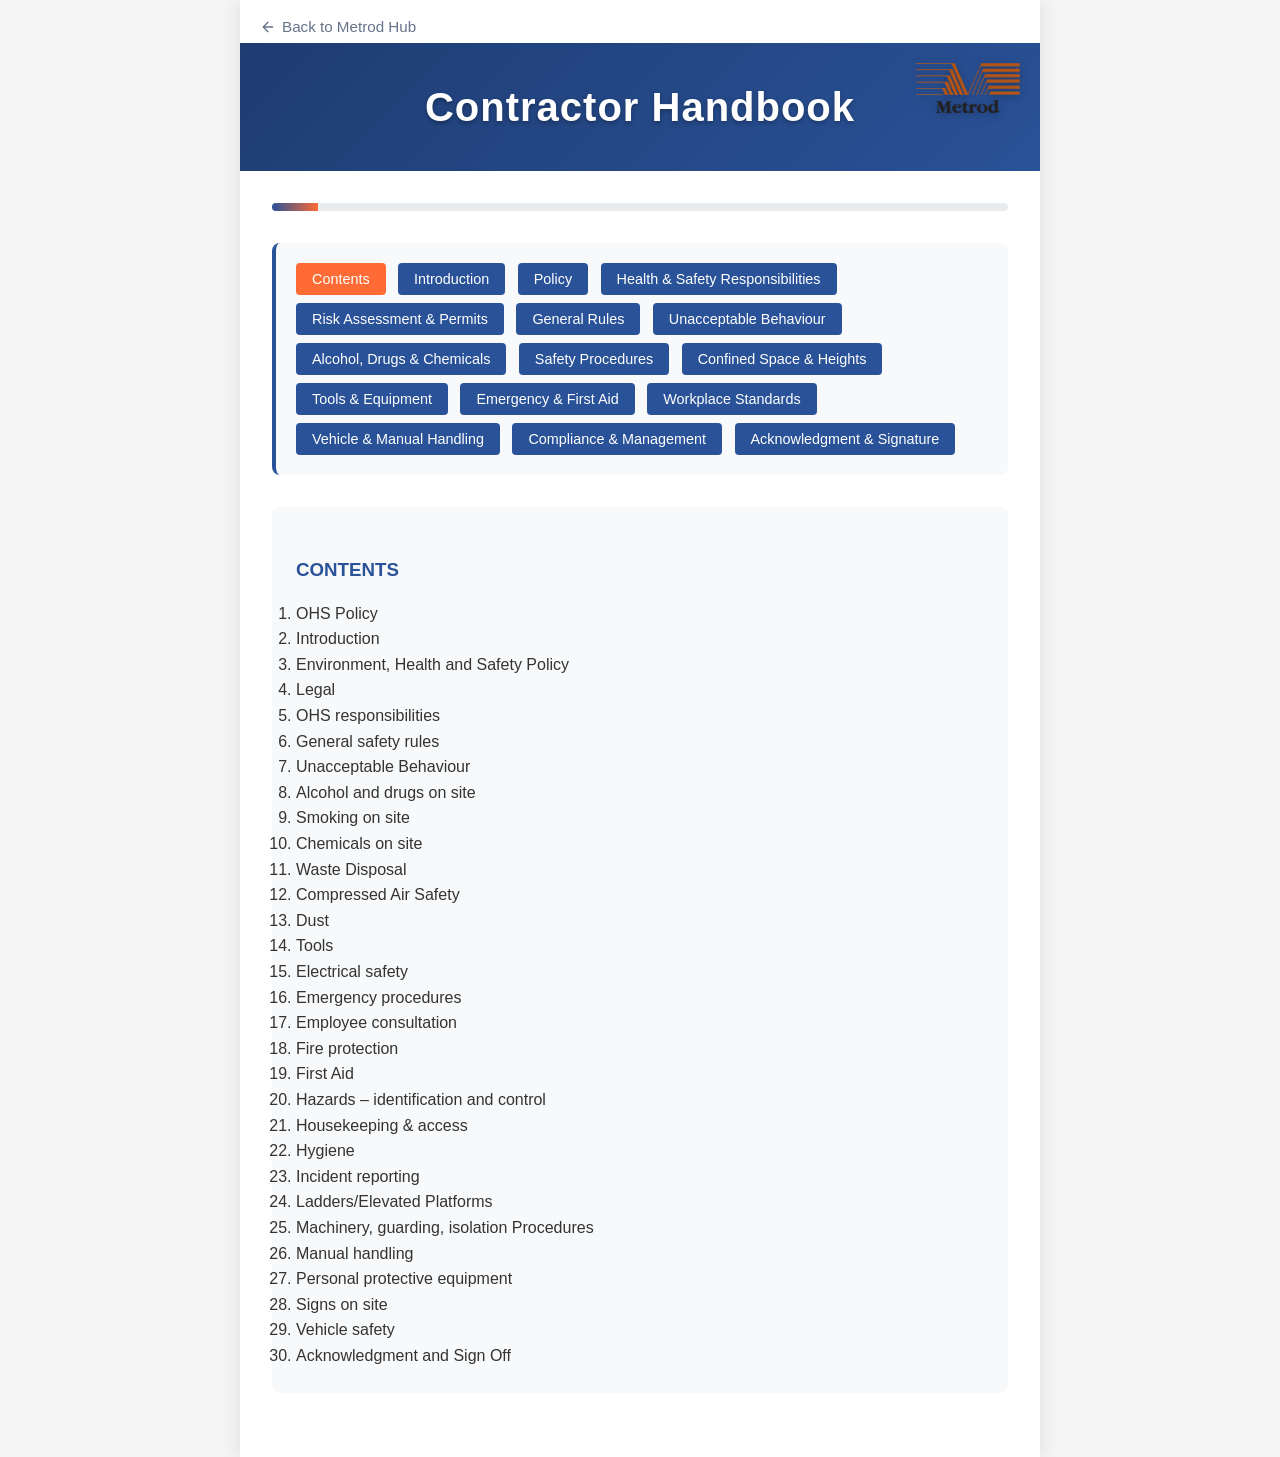
<file: contractor_handbook.html>
<!DOCTYPE html>
<html lang="en">

<head>
    <meta charset="UTF-8">
    <meta name="viewport" content="width=device-width, initial-scale=1.0">
    <title>Metrod Malaysia - Contractor Health & Safety Handbook</title>
    <link rel="icon" type="image/png" href="safety-logo-v2.png">
    <link rel="apple-touch-icon" href="safety-logo-v2.png">
    <link rel="manifest" href="manifest.json">
    <style>
        * {
            margin: 0;
            padding: 0;
            box-sizing: border-box;
        }

        body {
            font-family: Arial, sans-serif;
            line-height: 1.6;
            color: #333;
            background-color: #f5f5f5;
        }

        .container {
            max-width: 800px;
            margin: 0 auto;
            background: white;
            min-height: 100vh;
            box-shadow: 0 0 20px rgba(0, 0, 0, 0.1);
        }

        .header {
            background: linear-gradient(135deg, #1e3c72 0%, #2a5298 100%);
            color: white;
            padding: 2rem;
            position: relative;
        }

        .header-content {
            text-align: center;
            max-width: 600px;
            margin: 0 auto;
        }

        .header-content h1 {
            font-size: 2.5rem;
            font-weight: bold;
            margin-bottom: 0;
            text-shadow: 0 2px 4px rgba(0, 0, 0, 0.3);
            letter-spacing: 1px;
        }

        .metrod-logo {
            position: absolute;
            top: 20px;
            right: 20px;
            display: flex;
            align-items: center;
            justify-content: center;
        }

        .metrod-logo img {
            height: 50px;
            width: auto;
            max-width: 180px;
            filter: drop-shadow(0 2px 4px rgba(0, 0, 0, 0.3));
        }

        .content {
            padding: 2rem;
        }

        .navigation {
            background: #f8f9fa;
            padding: 1rem;
            margin-bottom: 2rem;
            border-radius: 8px;
            border-left: 4px solid #2a5298;
        }

        .nav-button {
            background: #2a5298;
            color: white;
            border: none;
            padding: 0.5rem 1rem;
            margin: 0.25rem;
            border-radius: 4px;
            cursor: pointer;
            font-size: 0.9rem;
            transition: background 0.3s;
        }

        .nav-button:hover {
            background: #1e3c72;
        }

        .nav-button.active {
            background: #ff6b35;
        }

        .section {
            display: none;
            margin-bottom: 2rem;
        }

        .section.active {
            display: block;
        }

        .section h2 {
            color: #2a5298;
            border-bottom: 2px solid #ff6b35;
            padding-bottom: 0.5rem;
            margin-bottom: 1rem;
        }

        .section h3 {
            color: #1e3c72;
            margin: 1.5rem 0 1rem 0;
        }

        .safety-box {
            background: #28a745;
            color: white;
            padding: 1rem;
            margin: 1rem 0;
            border-radius: 8px;
            text-align: center;
            font-weight: bold;
            font-size: 1.2rem;
        }

        ul {
            margin-left: 2rem;
            margin-bottom: 1rem;
        }

        .signature-section {
            background: #f8f9fa;
            padding: 2rem;
            border-radius: 8px;
            margin-top: 2rem;
        }

        .form-group {
            margin-bottom: 1rem;
        }

        .form-group label {
            display: block;
            margin-bottom: 0.5rem;
            font-weight: bold;
            color: #2a5298;
        }

        .form-group input {
            width: 100%;
            padding: 0.75rem;
            border: 2px solid #ddd;
            border-radius: 4px;
            font-size: 1rem;
        }

        .form-group input:focus {
            outline: none;
            border-color: #2a5298;
        }

        .signature-pad {
            border: 2px solid #2a5298;
            border-radius: 8px;
            cursor: crosshair;
            display: block;
            margin: 1rem 0;
            background: white;
            box-shadow: 0 2px 10px rgba(0, 0, 0, 0.1);
        }

        .signature-button {
            background: #2a5298;
            color: white;
            border: none;
            padding: 1rem 2rem;
            border-radius: 8px;
            cursor: pointer;
            font-size: 1.1rem;
            margin: 1rem 0;
            transition: background 0.3s;
            display: block;
            width: 100%;
        }

        .signature-button:hover {
            background: #1e3c72;
        }

        .signature-status {
            background: #d4edda;
            border: 1px solid #c3e6cb;
            padding: 1rem;
            border-radius: 8px;
            margin: 1rem 0;
            display: none;
        }

        .signature-status.signed {
            display: block;
        }

        .modal {
            display: none;
            position: fixed;
            z-index: 1000;
            left: 0;
            top: 0;
            width: 100%;
            height: 100%;
            background-color: rgba(0, 0, 0, 0.5);
            backdrop-filter: blur(5px);
        }

        .modal-content {
            background-color: white;
            margin: 5% auto;
            padding: 2rem;
            border-radius: 12px;
            width: 90%;
            max-width: 700px;
            box-shadow: 0 10px 30px rgba(0, 0, 0, 0.3);
            position: relative;
            max-height: 80vh;
            overflow-y: auto;
        }

        .modal-header {
            display: flex;
            justify-content: space-between;
            align-items: center;
            margin-bottom: 1.5rem;
            padding-bottom: 1rem;
            border-bottom: 2px solid #2a5298;
        }

        .modal-header h2 {
            color: #2a5298;
            margin: 0;
        }

        .close-modal {
            background: none;
            border: none;
            font-size: 2rem;
            cursor: pointer;
            color: #666;
            padding: 0;
            width: 30px;
            height: 30px;
            display: flex;
            align-items: center;
            justify-content: center;
        }

        .close-modal:hover {
            color: #000;
        }

        .signature-canvas-container {
            background: #f8f9fa;
            padding: 1rem;
            border-radius: 8px;
            text-align: center;
            margin: 1rem 0;
        }

        .legal-declaration {
            background: linear-gradient(135deg, #fff8dc 0%, #fef5e7 100%);
            border: 2px solid #e6b800;
            border-radius: 12px;
            padding: 1.5rem;
            margin: 2rem 0;
            box-shadow: 0 4px 15px rgba(230, 184, 0, 0.1);
        }

        .legal-declaration-title {
            color: #cc9900;
            font-size: 1.2rem;
            font-weight: bold;
            margin-bottom: 1rem;
            display: flex;
            align-items: center;
            gap: 0.5rem;
        }

        .legal-declaration-content {
            background: white;
            padding: 1rem;
            border-radius: 8px;
            border: 1px solid #e6b800;
            margin-top: 1rem;
        }

        .legal-declaration ul {
            margin: 0.5rem 0;
            padding-left: 1.5rem;
        }

        .legal-declaration li {
            margin: 0.5rem 0;
            line-height: 1.4;
        }

        .legal-checkbox {
            margin-top: 1rem;
            padding: 1rem;
            background: white;
            border-radius: 8px;
            border: 2px solid #e6b800;
        }

        .legal-checkbox label {
            display: flex;
            align-items: flex-start;
            gap: 1rem;
            cursor: pointer;
            font-weight: 500;
        }

        .legal-checkbox input[type="checkbox"] {
            width: 20px;
            height: 20px;
            margin-top: 0.25rem;
            cursor: pointer;
        }

        .btn {
            background: #2a5298;
            color: white;
            border: none;
            padding: 0.75rem 1.5rem;
            border-radius: 4px;
            cursor: pointer;
            font-size: 1rem;
            margin-right: 0.5rem;
            transition: background 0.3s;
        }

        .btn:hover {
            background: #1e3c72;
        }

        .btn-danger {
            background: #dc3545;
        }

        .btn-danger:hover {
            background: #c82333;
        }

        .btn-success {
            background: #28a745;
            font-size: 1.1rem;
            padding: 1rem 2rem;
        }

        .btn-success:hover {
            background: #218838;
        }

        .contents-list {
            background: #f8f9fa;
            padding: 1.5rem;
            border-radius: 8px;
            margin-bottom: 2rem;
        }

        .contents-list h3 {
            color: #2a5298;
            margin-bottom: 1rem;
        }

        .progress-bar {
            background: #e9ecef;
            height: 8px;
            border-radius: 4px;
            margin-bottom: 2rem;
            overflow: hidden;
        }

        .progress-fill {
            background: linear-gradient(90deg, #2a5298, #ff6b35);
            height: 100%;
            transition: width 0.3s;
        }

        .acknowledgment-text {
            background: #fff3cd;
            border: 1px solid #ffeaa7;
            padding: 1.5rem;
            border-radius: 8px;
            margin-bottom: 2rem;
        }

        @media (max-width: 768px) {
            .container {
                margin: 0;
                border-radius: 0;
            }

            .content {
                padding: 1rem;
            }

            .navigation {
                padding: 0.5rem;
            }

            .nav-button {
                display: block;
                width: 100%;
                margin: 0.25rem 0;
            }

            .header {
                padding: 1.5rem 1rem;
                text-align: center;
            }

            .header-content {
                max-width: none;
                margin: 0;
            }

            .metrod-logo {
                position: static;
                margin: 0 auto 1rem auto;
                justify-content: center;
            }

            .metrod-logo img {
                height: 40px;
            }

            .modal-content {
                width: 95%;
                margin: 2% auto;
                padding: 1rem;
            }

            .signature-pad {
                width: 100%;
                height: 120px;
            }

            .legal-declaration {
                padding: 1rem;
            }

            .legal-checkbox label {
                flex-direction: column;
                gap: 0.5rem;
                text-align: left;
            }

            .legal-checkbox input[type="checkbox"] {
                margin-top: 0;
                align-self: flex-start;
            }
        }

        /* Back Link */
        .back-link {
            display: inline-flex;
            align-items: center;
            color: #64748b;
            text-decoration: none;
            font-size: 0.95rem;
            font-weight: 500;
            padding: 15px 20px 0 20px;
            transition: color 0.2s;
        }

        .back-link:hover {
            color: #1e3c72;
        }

        .back-link svg {
            width: 16px;
            height: 16px;
            margin-right: 6px;
        }
    </style>
</head>

<body>
    <div class="container">
        <a href="index.html" class="back-link">
            <svg xmlns="http://www.w3.org/2000/svg" viewBox="0 0 24 24" fill="none" stroke="currentColor"
                stroke-width="2" stroke-linecap="round" stroke-linejoin="round">
                <line x1="19" y1="12" x2="5" y2="12"></line>
                <polyline points="12 19 5 12 12 5"></polyline>
            </svg>
            Back to Metrod Hub
        </a>
        <div class="header">
            <div class="metrod-logo">
                <img src="images/metrod-logo.png" alt="Metrod Malaysia">
            </div>
            <div class="header-content">
                <h1>Contractor Handbook</h1>
            </div>
        </div>

        <!-- Simple Signature Modal -->
        <div id="signatureModal" class="modal">
            <div class="modal-content">
                <div class="modal-header">
                    <h2>✍️ Digital Signature</h2>
                    <button class="close-modal" onclick="closeSignatureModal()">&times;</button>
                </div>
                <div class="signature-canvas-container">
                    <p><strong>Please sign below using your mouse or finger:</strong></p>
                    <canvas id="signaturePad" class="signature-pad" width="400" height="120"></canvas>
                    <div style="margin: 1rem 0;">
                        <button type="button" class="btn btn-danger" onclick="clearSignature()">🗑️ Clear</button>
                        <button type="button" class="btn" onclick="saveSignature()">✓ Save Signature</button>
                    </div>
                </div>
                <div style="background: #f8f9fa; padding: 1rem; border-radius: 8px; margin-top: 1rem;">
                    <small><strong>Note:</strong> Your signature will be compressed and stored securely.</small>
                </div>
            </div>
        </div>

        <div class="content">
            <div class="progress-bar">
                <div class="progress-fill" id="progressBar" style="width: 0%;"></div>
            </div>

            <div class="navigation">
                <button class="nav-button active" onclick="showSection('contents')">Contents</button>
                <button class="nav-button" onclick="showSection('introduction')">Introduction</button>
                <button class="nav-button" onclick="showSection('policy')">Policy</button>
                <button class="nav-button" onclick="showSection('responsibilities')">Health & Safety
                    Responsibilities</button>
                <button class="nav-button" onclick="showSection('risk-assessment')">Risk Assessment & Permits</button>
                <button class="nav-button" onclick="showSection('general-rules')">General Rules</button>
                <button class="nav-button" onclick="showSection('behavior')">Unacceptable Behaviour</button>
                <button class="nav-button" onclick="showSection('substances')">Alcohol, Drugs & Chemicals</button>
                <button class="nav-button" onclick="showSection('safety-procedures')">Safety Procedures</button>
                <button class="nav-button" onclick="showSection('confined-heights')">Confined Space & Heights</button>
                <button class="nav-button" onclick="showSection('equipment')">Tools & Equipment</button>
                <button class="nav-button" onclick="showSection('emergency')">Emergency & First Aid</button>
                <button class="nav-button" onclick="showSection('workplace')">Workplace Standards</button>
                <button class="nav-button" onclick="showSection('vehicle-safety')">Vehicle & Manual Handling</button>
                <button class="nav-button" onclick="showSection('compliance')">Compliance & Management</button>
                <button class="nav-button" onclick="showSection('acknowledgment')">Acknowledgment & Signature</button>
            </div>

            <!-- Contents Section -->
            <div id="contents" class="section active">
                <div class="contents-list">
                    <h3>CONTENTS</h3>
                    <ol>
                        <li>OHS Policy</li>
                        <li>Introduction</li>
                        <li>Environment, Health and Safety Policy</li>
                        <li>Legal</li>
                        <li>OHS responsibilities</li>
                        <li>General safety rules</li>
                        <li>Unacceptable Behaviour</li>
                        <li>Alcohol and drugs on site</li>
                        <li>Smoking on site</li>
                        <li>Chemicals on site</li>
                        <li>Waste Disposal</li>
                        <li>Compressed Air Safety</li>
                        <li>Dust</li>
                        <li>Tools</li>
                        <li>Electrical safety</li>
                        <li>Emergency procedures</li>
                        <li>Employee consultation</li>
                        <li>Fire protection</li>
                        <li>First Aid</li>
                        <li>Hazards – identification and control</li>
                        <li>Housekeeping & access</li>
                        <li>Hygiene</li>
                        <li>Incident reporting</li>
                        <li>Ladders/Elevated Platforms</li>
                        <li>Machinery, guarding, isolation Procedures</li>
                        <li>Manual handling</li>
                        <li>Personal protective equipment</li>
                        <li>Signs on site</li>
                        <li>Vehicle safety</li>
                        <li>Acknowledgment and Sign Off</li>
                    </ol>
                </div>
            </div>

            <!-- Introduction Section -->
            <div id="introduction" class="section">
                <h2>INTRODUCTION</h2>
                <p>As you complete your installation work, you will find various procedures at your work locations that
                    must be followed specifically for you're the workplace conservation, health & safety for all
                    parties.</p>
                <p>This Handbook gives brief details of issues that may be found at the workplace. Although every effort
                    has been made to make the handbook comprehensive, it cannot detail all the aspects or risks you may
                    encounter in the course of your work. It is important that you use the Handbook as a reference in
                    addition to the training you will receive from site.</p>
                <p>Safety preservation is the responsibility of everyone! We encourage input from staffs and
                    sub-contractors to help improve the workplace.</p>
                <p><strong>If you are uncertain of the correct and safe way to do the job, ask advice – Do Not Take
                        Chances.</strong></p>
                <p style="margin-top: 2rem;"><strong>Remember, you are not expected to work in an unsafe manner just to
                        get the job done.</strong></p>
            </div>

            <!-- Policy Section -->
            <div id="policy" class="section">
                <h2>ENVIRONMENT, HEALTH AND SAFETY POLICY</h2>
                <p>The Environment, Health & Safety (EHS) policy of Metrod, which is involved in the manufacture and
                    marketing of copper products for electrical application, is driven by the vision to be a responsible
                    corporate citizen with integrity, high ethical standards and in harmony with environment.</p>

                <p>We are committed towards providing a healthier, cleaner, and greener environment by implementing
                    effective EHS management system, guided by our <strong>"M.E.T.R.O.D"</strong> principles that
                    include:</p>

                <ul style="list-style-type: none; margin-left: 1rem;">
                    <li style="margin: 1rem 0;"><strong>➤ Manage</strong> our occupational and surrounding environments
                        to be safe, healthy and clean.</li>
                    <li style="margin: 1rem 0;"><strong>➤ Enhance</strong> our performance by continual improvement of
                        management system and to achieve the set objectives and targets.</li>
                    <li style="margin: 1rem 0;"><strong>➤ Train</strong> all the employee to improve competency and
                        active participation at all levels.</li>
                    <li style="margin: 1rem 0;"><strong>➤ Rightfully</strong> comply with all applicable legal and other
                        requirements.</li>
                    <li style="margin: 1rem 0;"><strong>➤ Optimise</strong> and conserve the available resources for
                        sustainable development and prevention of pollution.</li>
                    <li style="margin: 1rem 0;"><strong>➤ Deploy</strong> relevant and necessary resource for the
                        improvement of work place ergonomics and environment.</li>
                </ul>

                <p style="font-style: italic; margin-top: 2rem;">The EHS Policy is communicated, understood, implemented
                    and maintained throughout the organization and other interested parties.</p>

                <div style="margin-top: 3rem; display: flex; justify-content: space-between; align-items: flex-end;">
                    <div>
                        <p><strong>Issue:</strong> 03</p>
                        <p><strong>May 2023</strong></p>
                    </div>
                    <div style="text-align: right;">
                        <p><strong>President and</strong></p>
                        <p><strong>Chief Executive Officer</strong></p>
                        <div
                            style="margin-top: 1rem; width: 200px; height: 50px; display: flex; align-items: center; justify-content: center;">
                            <img src="images/ceo-signature.png" alt="CEO Digital Signature"
                                style="max-width: 100%; max-height: 100%; object-fit: contain;">
                        </div>
                    </div>
                </div>
            </div>

            <!-- Health & Safety Responsibilities -->
            <div id="responsibilities" class="section">
                <h2>HEALTH & SAFETY RESPONSIBILITIES</h2>
                <p>The principal/contractor/sub-contractor to take the following responsibilities:</p>
                <ul>
                    <li>ensure safety of their employees while at work and provide and maintain a safe work environment
                    </li>
                    <li>provide and maintain adequate work facilities</li>
                    <li>ensure that while at work, employees are not exposed to hazards</li>
                    <li>hazards must be identified, assessed and controlled</li>
                    <li>develop procedures for dealing with emergencies that may arise at work</li>
                    <li>provide adequate training and supervision</li>
                    <li>provide general safety information</li>
                    <li>consult with employees when developing procedures</li>
                    <li>that no action or inaction of the employee while at work causes harm to any other person</li>
                </ul>

                <div class="safety-box">
                    BE CAREFUL<br>
                    THE BEST SAFETY DEVICE IS A CAREFUL WORKER. LET THE SAFETY HABIT
                </div>

                <div class="safety-box" style="background: #28a745;">
                    THINK<br>
                    CARELESSNESS IS DANGEROUS
                </div>

                <h3>LEGAL FRAMEWORK & COMPLIANCE</h3>
                <p>This contractor handbook is specifically developed to ensure compliance with the OSH Act 1994
                    (Occupational Safety and Health Act, Amendment 2022). All this requirements now applies to all
                    places of work throughout Malaysia and introduces stringent new legal obligations for principals and
                    contractors.</p>
                <p>All procedures and requirements in this handbook are legally mandated under the new Act.
                    Non-compliance with these guidelines may result in significant penalties, including fines up to
                    RM500,000 and potential imprisonment. This handbook serves as your practical guide to meeting these
                    legal obligations while ensuring workplace safety.</p>
            </div>

            <div id="risk-assessment" class="section">
                <h2>RISK ASSESSMENT & PERMIT TO WORK SYSTEMS</h2>
                <h3>MANDATORY RISK ASSESSMENT</h3>
                <ul>
                    <li>Complete Job Safety & Environmental Analysis (JSEA) before starting work</li>
                    <li>Identify all hazards and implement control measures</li>
                    <li>Review and update risk assessment if conditions change</li>
                    <li>Obtain approval from site supervisor before commencing high-risk activities</li>
                </ul>

                <h3>PERMIT TO WORK REQUIRED FOR:</h3>
                <ul>
                    <li>Hot work (welding, cutting, grinding)</li>
                    <li>Working at heights above 2 meters</li>
                    <li>Confined space entry</li>
                    <li>Electrical work on live systems</li>
                    <li>Excavation work</li>
                    <li>Work near hazardous substances</li>
                </ul>

                <div class="safety-box">
                    NO WORK SHALL COMMENCE WITHOUT PROPER PERMITS AND RISK ASSESSMENT
                </div>
            </div>

            <!-- General Rules -->
            <div id="general-rules" class="section">
                <h2>GENERAL RULES AT SITE</h2>
                <ul>
                    <li>Report all defects, hazards and incidents promptly</li>
                    <li>Keep all walkways clear at all times</li>
                    <li>Stack materials safely</li>
                    <li>Wear required personal protective equipment</li>
                    <li>Know where site fire extinguishers are</li>
                    <li>Remove rubbish promptly</li>
                    <li>Don't work in the dark – arrange sufficient lighting</li>
                    <li>Check electrical tools and leads for damage before use</li>
                    <li>Keep electrical leads clear of water</li>
                    <li>Watch where you are walking</li>
                    <li>Do not run – walk in workplace</li>
                    <li>Do not throw objects in workplace</li>
                </ul>
                <div class="safety-box">
                    SAFETY FIRST
                </div>
            </div>

            <!-- Unacceptable Behaviour -->
            <div id="behavior" class="section">
                <h2>UNACCEPTABLE BEHAVIOUR</h2>
                <p>For the safety and security and that of others, the following behaviour will not be tolerated:</p>
                <ul>
                    <li>Practical jokes and silly antics</li>
                    <li>Fighting or threatening to fight</li>
                    <li>Assaulting, threatening or interfering with other persons</li>
                    <li>Intoxication at work from drugs or alcohol</li>
                    <li>Abuse, damage or destruction of company property</li>
                    <li>Interfering with, removing without permission, company property or that of another person</li>
                    <li>Interfering, tampering or bypassing or rendering inoperative controls or guards designed to
                        provide protection</li>
                    <li>Failing to follow safety procedures and practices</li>
                </ul>
            </div>

            <!-- Substances -->
            <div id="substances" class="section">
                <h2>ALCOHOL AND DRUGS ON SITE</h2>
                <p><strong>The possession of illegal drugs at work is strictly prohibited.</strong></p>
                <p>Any person who reports for work under the influence of alcohol or drugs is considered a hazard to
                    him/herself, his/her workmates and everyone else.</p>
                <h3>SMOKING ON SITE</h3>
                <p><strong>STRICTLY</strong> Non-Smoking zone within company premises.</p>
                <p>Ask site management about designated site smoking areas.</p>
                <h3>CHEMICALS ON SITES</h3>
                <p>No matter how safe a chemical may appear to be, it is essential to observe the following:</p>
                <ul>
                    <li>Review the Material Safety Data Sheet attached to the generic SDS/Work Method Statement if you
                        are unfamiliar with the product</li>
                    <li>Avoid contact with skin – do not splash about</li>
                    <li>Avoid breathing or swallowing chemical</li>
                    <li>Use a barrier cream if working with chemicals regularly</li>
                    <li>Wear prescribed personal protective equipment</li>
                </ul>
                <h3>WASTE DISPOSAL</h3>
                <p>All wastes shall be disposed properly and correctly upon completion of job/task.</p>
                <p><strong>General waste:</strong></p>
                <ul>
                    <li>Collect all waste / debris daily</li>
                    <li>Dispose to designated general waste disposal area</li>
                </ul>
                <p><strong>Scheduled waste:</strong></p>
                <ul>
                    <li>Prepare designated disposal bin for disposal</li>
                    <li>Collect all scheduled wastes upon completion</li>
                    <li>Store temporarily at designated area</li>
                    <li>Remove all scheduled waste from the site</li>
                    <li>Disposed via contractors licensed by Department of Environment (DOE)</li>
                </ul>
            </div>

            <!-- Safety Procedures -->
            <div id="safety-procedures" class="section">
                <h2>COMPRESSED AIR SAFETY</h2>
                <p>Compressed air can cause serious injury including:</p>
                <ul>
                    <li>Airborne particles made airborne</li>
                    <li>Injuries can be caused by the air jet and by particles made airborne</li>
                    <li>Airborne particles can enter your eyes or abrade skin. On rare occasions compressed air can
                        enter the blood stream through a break in the skin or through a body opening</li>
                    <li>An air bubble in the blood stream is known medically as an embolism (blood vessel is blocked)
                    </li>
                    <li>An embolism of an artery can cause coma, paralysis or death depending upon its size, duration
                        and location</li>
                </ul>
                <p><strong>Safety measures:</strong></p>
                <ul>
                    <li>Ensure portable cutting equipment has appropriate extraction or there is access to a vacuum
                        exhaust, preferably with disposable filters</li>
                    <li>Wear approved respirators (e.g. dust masks) when cutting or employing preparation unit</li>
                    <li>Do not sweep or blow dust away</li>
                    <li>Rotate tasks between workers wherever possible to minimise exposure</li>
                    <li>Persons with wood dust skin sensitivity should wear suitable personal protective equipment, e.g.
                        overalls, gloves, glasses, goggles</li>
                    <li>Wash hands and any other body parts contaminated with dust before eating or smoking</li>
                </ul>
                <h3>DUST</h3>
                <p>On site installations often involve cutting/machining which can cause dust.</p>
                <p>Always assess the installation requirements to limit on site cutting and machining wherever possible.
                </p>
                <p>Strive to take accurate measurements to avoid the need to cut and fit on-site.</p>
                <p>Isolate area for cutting away from other persons on site.</p>
                <p>Ensure cutting area is well-ventilated – cut outside if possible.</p>
                <p>Put plastic sheeting under cutting area to facilitate clean up.</p>
            </div>

            <div id="confined-heights" class="section">
                <h2>CONFINED SPACE & WORKING AT HEIGHTS</h2>
                <h3>CONFINED SPACE SAFETY</h3>
                <ul>
                    <li>Obtain confined space permit before entry</li>
                    <li>Test atmosphere for oxygen, toxic gases, and flammable vapors</li>
                    <li>Maintain continuous ventilation</li>
                    <li>Station attendant outside at all times</li>
                    <li>Use harness and lifeline systems</li>
                    <li>Emergency rescue plan must be in place</li>
                </ul>

                <h3>WORKING AT HEIGHTS (Above 2m)</h3>
                <ul>
                    <li>Use proper fall protection equipment</li>
                    <li>Inspect all safety equipment before use</li>
                    <li>Secure all tools to prevent dropping</li>
                    <li>Establish exclusion zones below work area</li>
                    <li>Weather conditions must be suitable</li>
                </ul>
            </div>

            <div id="equipment" class="section">
                <h2>TOOLS & EQUIPMENT</h2>
                <h3>LOCKOUT/TAGOUT (LOTO) PROCEDURES</h3>
                <ul>
                    <li>Only authorized personnel may perform LOTO</li>
                    <li>Identify all energy sources before isolation</li>
                    <li>Apply personal locks and tags</li>
                    <li>Test equipment to verify isolation</li>
                    <li>Only the person who applied the lock may remove it</li>
                </ul>

                <h3>TOOL SAFETY</h3>
                <p>Always use the correct tool for the job ensuring that tools are in good order.</p>
                <ul>
                    <li>Inspect all tools before use</li>
                    <li>Power tools must have current electrical safety tags</li>
                    <li>Damaged tools must be removed from service immediately</li>
                    <li>Portable electrical tools must have RCD protection</li>
                    <li>Report defective equipment to supervisor</li>
                </ul>
            </div>

            <!-- Emergency -->
            <div id="emergency" class="section">
                <h2>EMERGENCY PROCEDURES</h2>
                <p>At induction, the Principal Contractor should outline:</p>
                <ul>
                    <li>Site warning system</li>
                    <li>Escape routes</li>
                    <li>Assembly area in emergency</li>
                </ul>
                <p>Ensure you are familiar with the above before you start work on site. If not sure, ask.</p>
                <h3>EMPLOYEE CONSULTATION</h3>
                <p>Please raise any safety concerns with site management, the site OHS Representative and/or your
                    Supervisor.</p>
                <p>At induction, the Principal Contractor should advise who the site Health and Safety Representative
                    is.</p>
                <h3>FIRE PROTECTION</h3>
                <p>The risk of fire is always present, but can be reduced by keeping your work area clean.</p>
                <p>Know where the fire extinguishers and alarms are located.</p>
                <p>Do not put yourself at risk when handling an emergency situation – get assistance.</p>
                <p>Only use firefighting equipment for the purpose it was intended for.</p>
                <p>Ensure good access to fire fighting equipment is always maintained.</p>
                <h3>FIRST AID</h3>
                <p>Report all workplace injuries to your Project Supervisor.</p>
                <p>At induction, the Principal Contractor should outline who the site first aiders are and where first
                    aid supplies may be found.</p>
                <p>In an emergency, do not panic. Remember:</p>
                <ul>
                    <li>Assess the area – look for danger to yourself, the injured person and any bystanders. Take
                        action to ensure safety, or await trained rescuers but do not move the person if they are in
                        further danger</li>
                    <li>Assess consciousness of the injured person. Call for help</li>
                    <li>Airway – clear and open airway</li>
                    <li>Breathing – check for breathing</li>
                    <li>Circulation – check for pulse</li>
                </ul>
            </div>

            <!-- Workplace Standards -->
            <div id="workplace" class="section">
                <h2>HAZARDS – IDENTIFICATION AND CONTROL</h2>
                <p>All hazards, i.e. any condition that could cause injury, illness or damage, must be reported.</p>
                <p>Complete Shopfitters will provide you with generic JSEA/Work Method Statements which outline
                    potential hazards for installation.</p>
                <p>Before you start work, please complete the Site Hazard Identification form to capture site specific
                    hazards and how these will be controlled. The completed form is to be given/faxed to your Project
                    Supervisor.</p>
                <h3>HOUSEKEEPING & ACCESS</h3>
                <p>Poor housekeeping in the workplace puts everyone at risk from trips and falls.</p>
                <p>All tools and equipment should be safely stored when not in use.</p>
                <p>Doorways and walkways must always be kept clear in case of an emergency.</p>
                <p>Ensure that temporary barriers are used as required to isolate work areas from the public/passersby.
                </p>
                <h3>HYGIENE</h3>
                <p>Often sickness can be avoided by keeping tidy and clean, maintaining hygiene standards, e.g washing
                    hands frequently after using the toilet and before eating.</p>
                <p>Ensure that any body part or clothing is kept clean – serious infections can result from a minor
                    scratch if not cleaned.</p>
                <h3>INCIDENT REPORTING</h3>
                <p>All incidents must be recorded on the Incident Report Form provided to you. The completed form is to
                    be provided to your Project Supervisor.</p>
                <p>This reporting procedure is very important because:</p>
                <ul>
                    <li>Neglect, minor injuries can become more serious</li>
                    <li>The incident should be investigated to allow the identification of controls so that the incident
                        cause may be eliminated</li>
                    <li>Serious injuries/incidents require reporting to state authorities – please contact your WorkSafe
                        Authority for reporting requirements</li>
                </ul>
                <h3>LADDERS/ELEVATED WORK PLATFORMS</h3>
                <p>Before considering using a ladder, give consideration to whether:</p>
                <ul>
                    <li>the items can be done on the ground with extension tools</li>
                    <li>the construction or repair of the item or part of it can be done on the ground</li>
                    <li>the item being accessed can be relocated to ground level to eliminate the need to work at height
                        temporarily or permanently</li>
                    <li>an elevating work platform such as a scissor lift or cherry picker. A fixed or mobile work
                        platform can be used</li>
                    <li>scaffolding or use a mobile scaffold can be used</li>
                    <li>a work positioning system such as a travel restraint or industrial rope access system can be
                        used</li>
                    <li>a step platform can be used, and</li>
                    <li>fixed stairs or steps can be installed that comply with relevant Australian Standards and
                        building codes</li>
                </ul>
                <p><strong>If none of the above options are not reasonably practicable for the given situation, then it
                        may be acceptable to use a ladder provided it can be used safely.</strong></p>
                <p><strong>When using ladders:</strong></p>
                <ul>
                    <li>Always check the ladder before use</li>
                    <li>Where possible, place the ladder clear of walkways and traffic areas</li>
                    <li>Position ladder in a safe manner with both feet on firm level footing</li>
                    <li>Ensure sufficient slope – 1 measure out to 4 measures up</li>
                    <li>Secure the ladder at least 1 metre above the landing place</li>
                    <li>Secure ladder or have it held by a workmate</li>
                    <li>Don't use a metal ladder near electricity</li>
                </ul>
            </div>

            <!-- Vehicle & Manual Handling -->
            <div id="vehicle-safety" class="section">
                <h2>MANUAL HANDLING</h2>
                <ul>
                    <li>Never attempt to lift beyond your capacity. Test the object's weight before handling – if too
                        heavy, get a mechanical aid or some assistance</li>
                    <li>Plan the lift – know where you want to lift to and that the access way is clear</li>
                    <li>Stand close to the load with feet solidly placed and far enough apart for stability</li>
                    <li>Grip the load firmly – away from sharp edges or slippery areas</li>
                    <li>Move your body close to the load – do not lift at arms length</li>
                    <li>Bend your knees, lift by straightening legs and keeping back straight</li>
                    <li>If doing a team lift, ensure that clear instructions are issued by only one person and there is
                        a pre-arranged plan</li>
                </ul>
                <h3>PERSONAL PROTECTIVE EQUIPMENT</h3>
                <ul>
                    <li>Eye safety equipment must be worn on site if there is risk of flying particles or chemicals
                        entering the eyes</li>
                    <li>Use barrier cream if required to protect hands from chemical contact</li>
                    <li>Always wear gloves when handling sharp edged/pointed material</li>
                    <li>If working outdoors presents a risk of sunburn or skin cancer – a wide brimmed hat and a long
                        sleeve shirt</li>
                    <li>Wear a mask in dusty environment or if chemicals need protection</li>
                    <li>When working in an area where there is risk of head injury by a vehicle or if falling objects,
                        you will require hearing protection</li>
                    <li>If it is necessary to raise your voice to be heard by someone less than 1 metre away, you will
                        require hearing protection</li>
                </ul>
                <h3>SIGNS ON SITE</h3>
                <p>Pay attention to all site warning signs, which are there for your protection.</p>
                <p>Do not remove, alter, shifting or destruction of any sign without authorisation may put people at
                    risk and is therefore forbidden.</p>
                <h3>VEHICLE SAFETY</h3>
                <ul>
                    <li>No one shall operate any vehicle, plant, mobile or other equipment unless they are properly
                        trained and authorised to do so – licences must be held where required</li>
                    <li>Vehicles must be parked safely and securely, not posing a hazard to other vehicles</li>
                    <li>Obey speed limit signs – do not speed on site</li>
                    <li>Look out for pedestrians everywhere and be aware in heavy vehicles at reversal times</li>
                    <li>Loads on vehicles must be secure and safe</li>
                    <li>Wear seatbelts fitted to all vehicles</li>
                    <li>At no time should an additional person be allowed to ride on any vehicle, or any other purpose
                    </li>
                    <li>Use of forklifts as work platforms or for lifting people from platforms is strictly prohibited
                        work practice</li>
                    <li>Keep your distance from site vehicles and be aware of the hazard they present</li>
                </ul>
            </div>

            <div id="compliance" class="section">
                <h2>CONTRACTOR MANAGEMENT & COMPLIANCE</h2>
                <h3>MANDATORY REQUIREMENTS</h3>
                <ul>
                    <li>Valid business registration and insurance coverage</li>
                    <li>Competent person certification for specialized work</li>
                    <li>Regular safety meetings with all workers</li>
                    <li>Maintain training records for all personnel</li>
                    <li>Submit weekly safety reports</li>
                </ul>

                <h3>SUB-CONTRACTOR MANAGEMENT</h3>
                <ul>
                    <li>Principal contractor responsible for all sub-contractors</li>
                    <li>All sub-contractors must complete this handbook</li>
                    <li>Coordinate safety activities between multiple contractors</li>
                    <li>Ensure sub-contractors have required permits and training</li>
                </ul>

                <h3>PENALTIES & ENFORCEMENT</h3>
                <div
                    style="background: #ffebee; border: 2px solid #f44336; padding: 1rem; margin: 1rem 0; border-radius: 8px;">
                    <strong>⚠️ NON-COMPLIANCE PENALTIES:</strong>
                    <ul>
                        <li>Safety violation: <strong>RM 100 per incident</strong></li>
                        <li>Repeated violations: <strong>Contract suspension</strong></li>
                        <li>Serious safety breach: <strong>Contract termination</strong></li>
                        <li>Legal violations: <strong>Prosecution under OSH Act 1994</strong></li>
                    </ul>
                </div>
            </div>

            <!-- Acknowledgment Section -->
            <div id="acknowledgment" class="section">
                <h2>RECEIPT AND ACKNOWLEDGEMENT</h2>
                <div class="acknowledgment-text">
                    <p><strong>I/We have reviewed and understand the contents of the Health and Safety
                            Handbook.</strong></p>
                    <p><strong>I/We understand that I am/we are required to follow the guidelines and instructions
                            contained therein.</strong></p>
                    <p><strong>Furthermore, I/we understand that failure to follow the guidelines and instructions
                            detailed in the handbook may result in penalty & termination of my/our contracts with METROD
                            MALAYSIA SDN BHD.</strong></p>
                    <p><strong>*Penalty RM 100 per case</strong></p>
                </div>

                <div class="signature-section">
                    <h3>Contractor Information & Digital Signature</h3>

                    <div style="display: grid; grid-template-columns: 1fr 1fr 1fr; gap: 1rem; margin-bottom: 2rem;">
                        <label style="display: flex; align-items: center; gap: 0.5rem;">
                            <input type="checkbox" id="mmbCheck"> MMB
                        </label>
                        <label style="display: flex; align-items: center; gap: 0.5rem;">
                            <input type="checkbox" id="ccrCheck"> CCR
                        </label>
                        <label style="display: flex; align-items: center; gap: 0.5rem;">
                            <input type="checkbox" id="mfpCheck"> MFP
                        </label>
                    </div>

                    <div class="form-group">
                        <label for="companyName">Company Name:</label>
                        <input type="text" id="companyName" required>
                    </div>

                    <div class="form-group">
                        <label for="contractorName">Name:</label>
                        <input type="text" id="contractorName" required>
                    </div>

                    <div class="form-group">
                        <label for="position">Position:</label>
                        <input type="text" id="position" required>
                    </div>

                    <div class="form-group">
                        <label for="email">Email Address:</label>
                        <input type="email" id="email" required>
                    </div>

                    <div class="form-group">
                        <label for="phone">Phone Number:</label>
                        <input type="tel" id="phone" required>
                    </div>

                    <div class="form-group">
                        <label for="icNumber">IC Number (Last 4 digits only):</label>
                        <input type="text" id="icNumber" maxlength="4" placeholder="e.g., 1234" required>
                    </div>

                    <!-- Simple Digital Signature -->
                    <div class="form-group">
                        <label>Digital Signature:</label>
                        <button type="button" class="signature-button" onclick="openSignatureModal()">
                            ✍️ Click Here to Sign
                        </button>
                        <div id="signatureStatus" class="signature-status">
                            <strong>✓ Signature Captured</strong><br>
                            <small>Your digital signature has been successfully recorded and compressed.</small>
                        </div>
                    </div>

                    <!-- Legal Declaration -->
                    <div class="legal-declaration">
                        <div class="legal-declaration-title">
                            ⚖️ Legal Declaration & Agreement
                        </div>
                        <div class="legal-declaration-content">
                            <p><strong>By proceeding with this acknowledgment, I hereby confirm and agree to the
                                    following:</strong></p>
                            <ul>
                                <li>All information provided is <strong>accurate and complete</strong></li>
                                <li>I am <strong>authorized to sign</strong> on behalf of the stated company</li>
                                <li>This electronic signature has the <strong>same legal effect</strong> as a
                                    handwritten signature</li>
                                <li>I have <strong>read and understood</strong> all terms and procedures in this
                                    handbook</li>
                                <li>I agree to <strong>comply with all safety guidelines</strong> outlined in this
                                    document</li>
                                <li>I understand my obligations under the <strong>OSH Act 1994 (Amendment 2022)</strong>
                                </li>
                                <li>I will ensure all sub-contractors comply with these requirements</li>
                                <li>I will maintain all required permits, training records, and certifications</li>
                                <li>I acknowledge that serious violations may result in <strong>legal
                                        prosecution</strong></li>
                                <li>I understand that <strong>non-compliance may result in penalties</strong> (RM 100
                                    per case)</li>
                            </ul>
                        </div>
                        <div class="legal-checkbox">
                            <label>
                                <input type="checkbox" id="legalDeclaration" required>
                                <span>I have read, understood, and agree to all the terms stated above. I acknowledge
                                    that this constitutes a legally binding agreement.</span>
                            </label>
                        </div>
                    </div>

                    <div class="form-group">
                        <button type="button" class="btn btn-success" onclick="submitForm()" id="submitBtn">
                            ✓ Submit Acknowledgment
                        </button>
                    </div>

                    <div id="submitMessage"
                        style="margin-top: 1rem; padding: 1rem; background: #d4edda; border: 1px solid #c3e6cb; border-radius: 4px; display: none;">
                        <strong>✓ Thank you!</strong> Your acknowledgment has been recorded successfully.
                    </div>
                </div>
            </div>
        </div>
    </div>

    <script>
        // Simple signature functionality - no debug, just compression
        let currentSection = 'contents';
        const sections = ['contents', 'introduction', 'policy', 'responsibilities', 'risk-assessment', 'general-rules', 'behavior', 'substances', 'safety-procedures', 'confined-heights', 'equipment', 'emergency', 'workplace', 'vehicle-safety', 'compliance', 'acknowledgment'];

        // Signature variables
        let canvas, ctx;
        let isDrawing = false;
        let hasSignature = false;
        let lastX, lastY;
        let signatureData = null;

        function showSection(sectionId) {
            document.querySelectorAll('.section').forEach(section => {
                section.classList.remove('active');
            });

            document.querySelectorAll('.nav-button').forEach(button => {
                button.classList.remove('active');
            });

            document.getElementById(sectionId).classList.add('active');
            event.target.classList.add('active');

            currentSection = sectionId;
            updateProgress();
        }

        function updateProgress() {
            const currentIndex = sections.indexOf(currentSection);
            const progress = ((currentIndex + 1) / sections.length) * 100;
            document.getElementById('progressBar').style.width = progress + '%';
        }

        function openSignatureModal() {
            document.getElementById('signatureModal').style.display = 'block';
            document.body.style.overflow = 'hidden';
            setTimeout(initializeCanvas, 100);
        }

        function closeSignatureModal() {
            document.getElementById('signatureModal').style.display = 'none';
            document.body.style.overflow = 'auto';
        }

        function initializeCanvas() {
            canvas = document.getElementById('signaturePad');
            if (!canvas) return;

            ctx = canvas.getContext('2d');

            // Simple canvas setup
            const containerWidth = Math.min(canvas.parentElement.clientWidth - 32, 400);
            const canvasHeight = 120;

            canvas.style.width = containerWidth + 'px';
            canvas.style.height = canvasHeight + 'px';

            const dpr = window.devicePixelRatio || 1;
            canvas.width = containerWidth * dpr;
            canvas.height = canvasHeight * dpr;

            ctx.scale(dpr, dpr);
            ctx.strokeStyle = '#000000';
            ctx.lineWidth = 2;
            ctx.lineCap = 'round';
            ctx.lineJoin = 'round';

            // White background
            ctx.fillStyle = '#ffffff';
            ctx.fillRect(0, 0, containerWidth, canvasHeight);

            addCanvasEvents();
        }

        function addCanvasEvents() {
            canvas.addEventListener('mousedown', handleStart, false);
            canvas.addEventListener('mousemove', handleMove, false);
            canvas.addEventListener('mouseup', handleEnd, false);
            canvas.addEventListener('mouseout', handleEnd, false);
            canvas.addEventListener('touchstart', handleStart, false);
            canvas.addEventListener('touchmove', handleMove, false);
            canvas.addEventListener('touchend', handleEnd, false);
        }

        function getEventPos(e) {
            const rect = canvas.getBoundingClientRect();
            const clientX = e.clientX || (e.touches && e.touches[0].clientX);
            const clientY = e.clientY || (e.touches && e.touches[0].clientY);

            return {
                x: clientX - rect.left,
                y: clientY - rect.top
            };
        }

        function handleStart(e) {
            e.preventDefault();
            isDrawing = true;

            const pos = getEventPos(e);
            lastX = pos.x;
            lastY = pos.y;

            ctx.beginPath();
            ctx.moveTo(lastX, lastY);
        }

        function handleMove(e) {
            if (!isDrawing) return;
            e.preventDefault();

            const pos = getEventPos(e);

            ctx.beginPath();
            ctx.moveTo(lastX, lastY);
            ctx.lineTo(pos.x, pos.y);
            ctx.stroke();

            lastX = pos.x;
            lastY = pos.y;
            hasSignature = true;
        }

        function handleEnd(e) {
            if (!isDrawing) return;
            e.preventDefault();
            isDrawing = false;
            ctx.beginPath();
        }

        function clearSignature() {
            if (!ctx || !canvas) return;

            const containerWidth = canvas.clientWidth;
            const canvasHeight = canvas.clientHeight;

            ctx.fillStyle = '#ffffff';
            ctx.fillRect(0, 0, containerWidth, canvasHeight);

            hasSignature = false;
            signatureData = null;

            // Reset UI
            document.getElementById('signatureStatus').style.display = 'none';
            const button = document.querySelector('.signature-button');
            button.innerHTML = '✍️ Click Here to Sign';
            button.style.background = '#2a5298';
        }

        function saveSignature() {
            if (!hasSignature) {
                alert('Please draw your signature first.');
                return;
            }

            // Compress signature aggressively
            const compressedCanvas = document.createElement('canvas');
            const compressedCtx = compressedCanvas.getContext('2d');

            // Very small size for maximum compression
            compressedCanvas.width = 200;
            compressedCanvas.height = 80;

            // White background
            compressedCtx.fillStyle = '#ffffff';
            compressedCtx.fillRect(0, 0, 200, 80);

            // Draw scaled signature
            compressedCtx.drawImage(canvas, 0, 0, canvas.width, canvas.height, 0, 0, 200, 80);

            // Very low quality JPEG for maximum compression
            signatureData = compressedCanvas.toDataURL('image/jpeg', 0.3);

            console.log('Compressed signature size:', signatureData.length, 'characters');

            // Show status
            document.getElementById('signatureStatus').style.display = 'block';
            const button = document.querySelector('.signature-button');
            button.innerHTML = '✓ Signature Captured - Click to Re-sign';
            button.style.background = '#28a745';

            closeSignatureModal();
        }

        async function submitForm() {
            // Validate fields
            const companyName = document.getElementById('companyName').value;
            const contractorName = document.getElementById('contractorName').value;
            const position = document.getElementById('position').value;
            const email = document.getElementById('email').value;
            const phone = document.getElementById('phone').value;
            const icNumber = document.getElementById('icNumber').value;

            if (!companyName || !contractorName || !position || !email || !phone || !icNumber) {
                alert('Please fill in all required fields.');
                return;
            }

            if (!hasSignature || !signatureData) {
                alert('Please provide your digital signature.');
                return;
            }

            if (!document.getElementById('legalDeclaration').checked) {
                alert('Please accept the legal declaration.');
                return;
            }

            const formData = {
                timestamp: new Date().toISOString(),
                company: companyName,
                name: contractorName,
                position: position,
                email: email,
                phone: phone,
                icNumber: icNumber,
                mmb: document.getElementById('mmbCheck').checked,
                ccr: document.getElementById('ccrCheck').checked,
                mfp: document.getElementById('mfpCheck').checked,
                signature: signatureData,
                ipAddress: 'Browser submission',
                userAgent: navigator.userAgent
            };

            const submitButton = document.getElementById('submitBtn');
            const originalText = submitButton.textContent;

            // Change to submitting state
            submitButton.textContent = '⏳ Submitting...';
            submitButton.disabled = true;
            submitButton.style.cursor = 'not-allowed';

            try {
                // Replace with your Google Apps Script URL
                const GOOGLE_SCRIPT_URL = 'https://script.google.com/macros/s/AKfycbwswo184YEPoDU9P8SXsHPu23W4EDuq69d0PoSnToTYGXSSSl44k6_Qf4nlwXrhR01B/exec';

                console.log('Submitting compressed signature:', signatureData.length, 'characters');

                await fetch(GOOGLE_SCRIPT_URL, {
                    method: 'POST',
                    mode: 'no-cors',
                    headers: {
                        'Content-Type': 'text/plain',
                    },
                    body: JSON.stringify(formData)
                });

                // SUCCESS: Change button to submitted state
                submitButton.textContent = '✅ Submitted';
                submitButton.style.background = '#6c757d';
                submitButton.style.cursor = 'not-allowed';
                // Keep button disabled permanently - user must refresh to submit again

                // Show success message
                document.getElementById('submitMessage').style.display = 'block';
                document.getElementById('submitMessage').innerHTML = `
                    <strong>✅ Thank you!</strong> Your acknowledgment has been submitted successfully.<br>
                    <small>Submission completed at: ${new Date().toLocaleString()}</small><br>
                    <small>Compressed signature: ${signatureData.length} characters</small><br>
                    <small><strong>Note:</strong> Refresh the page to submit another acknowledgment.</small>
                `;

                // Disable entire form to prevent any changes
                document.querySelectorAll('input, button:not(.nav-button), canvas').forEach(element => {
                    element.disabled = true;
                    if (element.tagName === 'CANVAS') {
                        element.style.pointerEvents = 'none';
                        element.style.opacity = '0.6';
                    }
                });

                // Also disable signature button
                const signatureButton = document.querySelector('.signature-button');
                signatureButton.disabled = true;
                signatureButton.style.cursor = 'not-allowed';
                signatureButton.style.opacity = '0.6';

                document.getElementById('submitMessage').scrollIntoView({ behavior: 'smooth' });

            } catch (error) {
                console.error('Submission error:', error);

                // ERROR: Restore button to original state so user can try again
                submitButton.textContent = originalText;
                submitButton.disabled = false;
                submitButton.style.cursor = 'pointer';
                submitButton.style.background = '#28a745'; // Original green color

                alert('Failed to submit. Please try again.');
            }
        }

        // Close modal when clicking outside
        window.onclick = function (event) {
            const modal = document.getElementById('signatureModal');
            if (event.target == modal) {
                closeSignatureModal();
            }
        }

        // Initialize
        document.addEventListener('DOMContentLoaded', function () {
            updateProgress();
        });
    </script>
</body>

</html>
</file>
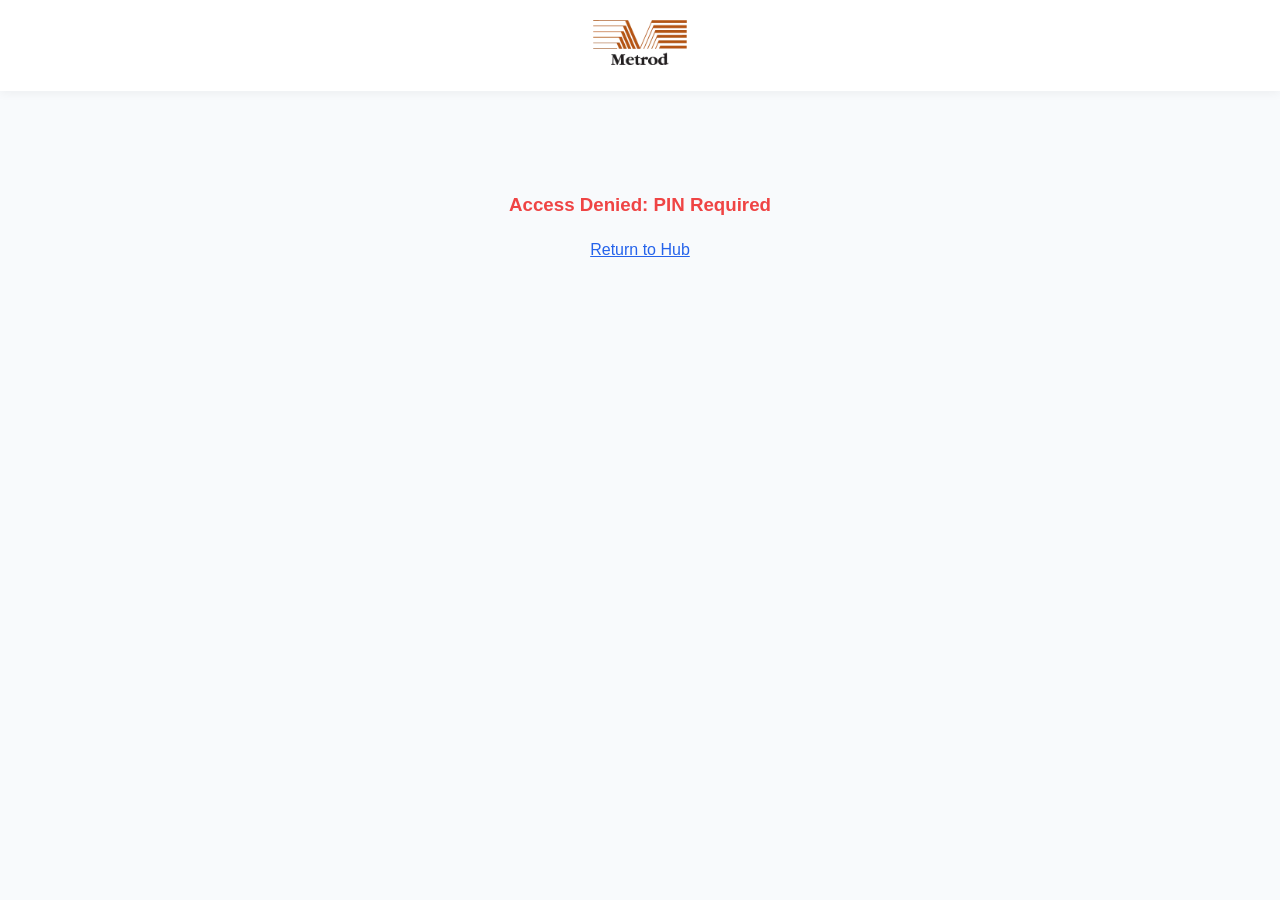
<file: stock.html>
<!DOCTYPE html>
<html lang="en">
<head>
    <meta charset="UTF-8">
    <meta name="viewport" content="width=device-width, initial-scale=1.0">
    <title>First Aid Stock Monitor</title>
    <link rel="icon" type="image/png" href="safety-logo-v2.png">
    <link rel="apple-touch-icon" href="safety-logo-v2.png">
    <link rel="manifest" href="manifest.json">
    <link href="https://fonts.googleapis.com/css2?family=Inter:wght@400;500;600;700&display=swap" rel="stylesheet">
    <link rel="stylesheet" href="shared.css">
    <script src="shared.js" defer></script>
    <style>
        .container {
            max-width: 900px;
        }

        .inventory-grid {
            display: grid;
            grid-template-columns: repeat(auto-fill, minmax(240px, 1fr));
            gap: 15px;
            margin-top: 15px;
        }

        .inv-card {
            background: var(--surface);
            border: 1px solid var(--border);
            border-radius: 12px;
            padding: 16px;
            display: flex;
            justify-content: space-between;
            align-items: center;
            box-shadow: 0 2px 8px rgba(0,0,0,0.02);
            transition: all 0.2s ease;
        }

        .inv-card:hover {
            transform: translateY(-2px);
            box-shadow: 0 4px 12px rgba(0,0,0,0.05);
        }

        .inv-info {
            display: flex;
            flex-direction: column;
            gap: 4px;
            max-width: 70%;
        }

        .inv-name {
            font-size: 0.9rem;
            font-weight: 600;
            color: var(--text-main);
            white-space: nowrap;
            overflow: hidden;
            text-overflow: ellipsis;
        }

        .inv-meta {
            font-size: 0.75rem;
            color: var(--text-muted);
        }

        .inv-stock-badge {
            display: flex;
            flex-direction: column;
            align-items: center;
            justify-content: center;
            padding: 8px 12px;
            border-radius: 8px;
            min-width: 70px;
        }

        .badge-ok {
            background: #dcfce7;
            color: #15803d;
        }

        .badge-alert {
            background: #fee2e2;
            color: #b91c1c;
        }

        .badge-stock-val {
            font-size: 1.15rem;
            font-weight: 700;
        }

        .badge-unit {
            font-size: 0.7rem;
            text-transform: uppercase;
            font-weight: 600;
            opacity: 0.8;
        }

        .btn-action {
            background: var(--primary);
            color: white;
            border: none;
            padding: 10px 18px;
            font-size: 0.9rem;
            font-weight: 600;
            border-radius: 8px;
            cursor: pointer;
            display: inline-flex;
            align-items: center;
            gap: 8px;
            transition: background 0.2s;
        }

        .btn-action:hover {
            background: var(--primary-hover);
        }

        .btn-secondary {
            background: white;
            color: var(--text-main);
            border: 1px solid var(--border);
        }

        .btn-secondary:hover {
            background: var(--bg);
        }

        .planner-table {
            width: 100%;
            border-collapse: collapse;
            margin-top: 10px;
            font-size: 0.9rem;
        }

        .planner-table th {
            background: #f8fafc;
            color: var(--text-muted);
            font-weight: 600;
            text-align: left;
            padding: 10px;
            border-bottom: 1px solid var(--border);
        }

        .planner-table td {
            padding: 10px;
            border-bottom: 1px solid #f1f5f9;
        }

        .shortage-badge {
            background: #fef2f2;
            color: #ef4444;
            padding: 2px 8px;
            border-radius: 12px;
            font-weight: 600;
            font-size: 0.8rem;
        }

        /* Modal styling */
        .modal {
            display: none;
            position: fixed;
            top: 0;
            left: 0;
            width: 100%;
            height: 100%;
            background: rgba(15, 23, 42, 0.4);
            backdrop-filter: blur(4px);
            align-items: center;
            justify-content: center;
            z-index: 1000;
            padding: 20px;
        }

        .modal-card {
            background: white;
            border-radius: 16px;
            width: 100%;
            max-width: 480px;
            box-shadow: 0 20px 25px -5px rgba(0,0,0,0.1);
            border: 1px solid var(--border);
            overflow: hidden;
            display: flex;
            flex-direction: column;
        }

        .modal-header {
            padding: 20px;
            background: #f8fafc;
            border-bottom: 1px solid var(--border);
            font-weight: 600;
            display: flex;
            justify-content: space-between;
            align-items: center;
        }

        .modal-body {
            padding: 20px;
            max-height: 60vh;
            overflow-y: auto;
        }

        .modal-footer {
            padding: 15px 20px;
            background: #f8fafc;
            border-top: 1px solid var(--border);
            display: flex;
            justify-content: flex-end;
            gap: 10px;
        }

        .close-btn {
            background: none;
            border: none;
            font-size: 1.5rem;
            color: var(--text-muted);
            cursor: pointer;
        }

        .tab-menu {
            display: flex;
            gap: 10px;
            border-bottom: 1px solid var(--border);
            margin-bottom: 20px;
        }

        .tab-btn {
            background: none;
            border: none;
            padding: 10px 16px;
            font-weight: 600;
            font-size: 0.95rem;
            color: var(--text-muted);
            cursor: pointer;
            border-bottom: 2px solid transparent;
        }

        .tab-btn.active {
            color: var(--primary);
            border-bottom-color: var(--primary);
        }

        .tab-content {
            display: none;
        }

        .tab-content.active {
            display: block;
        }

        /* Loading Spinner */
        .loading-container {
            display: flex;
            flex-direction: column;
            align-items: center;
            padding: 40px;
            color: var(--text-muted);
            gap: 15px;
        }

        .spinner {
            border: 3px solid #e2e8f0;
            border-top: 3px solid var(--primary);
            border-radius: 50%;
            width: 30px;
            height: 30px;
            animation: spin 0.8s linear infinite;
        }

        @keyframes spin {
            0% { transform: rotate(0deg); }
            100% { transform: rotate(360deg); }
        }
    </style>
</head>
<body>

    <div class="container">
        <a href="index.html" class="back-link">
            <svg xmlns="http://www.w3.org/2000/svg" viewBox="0 0 24 24" fill="none" stroke="currentColor" stroke-width="2" stroke-linecap="round" stroke-linejoin="round">
                <line x1="19" y1="12" x2="5" y2="12"></line>
                <polyline points="12 19 5 12 12 5"></polyline>
            </svg>
            Back to Metrod Hub
        </a>

        <div style="display: flex; justify-content: space-between; align-items: center; margin-bottom: 20px; flex-wrap: wrap; gap: 10px;">
            <div>
                <h1 style="margin: 0; font-size: 1.6rem; font-weight: 800;">First Aid Stock Monitor</h1>
                <p style="margin: 5px 0 0 0; font-size: 0.9rem; color: var(--text-muted);">Manage central cabinet supplies & process active box shortages</p>
            </div>
            <button class="btn-action" onclick="openRestockModal()">
                <svg xmlns="http://www.w3.org/2000/svg" width="18" height="18" viewBox="0 0 24 24" fill="none" stroke="currentColor" stroke-width="2.5" stroke-linecap="round" stroke-linejoin="round">
                    <line x1="12" y1="5" x2="12" y2="19"></line>
                    <line x1="5" y1="12" x2="19" y2="12"></line>
                </svg>
                Restock Cabinet
            </button>
        </div>

        <div class="tab-menu">
            <button class="tab-btn active" onclick="switchTab('tab-inventory', this)">Central Inventory</button>
            <button class="tab-btn" onclick="switchTab('tab-planner', this)">Replenishment Planner</button>
        </div>

        <!-- TAB 1: CENTRAL INVENTORY OVERVIEW -->
        <div id="tab-inventory" class="tab-content active">
            <div id="inventory-loading" class="loading-container">
                <div class="spinner"></div>
                <p>Loading central supply balances...</p>
            </div>
            <div class="inventory-grid" id="inventory-container" style="display: none;">
                <!-- Cards injected dynamically -->
            </div>
        </div>

        <!-- TAB 2: REPLENISHMENT DISPATCH PLANNER -->
        <div id="tab-planner" class="tab-content">
            <div id="planner-loading" class="loading-container" style="display: none;">
                <div class="spinner"></div>
                <p>Calculating box shortages...</p>
            </div>
            
            <div class="card" id="planner-card" style="display: none;">
                <h2>Consolidated Box Replenishments</h2>
                <p style="font-size: 0.85rem; color: var(--text-muted); margin-top: -10px; margin-bottom: 20px;">
                    This list consolidates shortages from all OSH/FAB/01-07 boxes based on their latest inspection.
                </p>
                <div style="overflow-x: auto;">
                    <table class="planner-table">
                        <thead>
                            <tr>
                                <th>Item Name</th>
                                <th style="text-align: center;">Total Shortage</th>
                                <th>Details by Box</th>
                            </tr>
                        </thead>
                        <tbody id="planner-table-body">
                            <!-- Injected dynamically -->
                        </tbody>
                    </table>
                </div>

                <div id="planner-action-bar" style="margin-top: 25px; padding-top: 20px; border-top: 1px solid var(--border); display: flex; justify-content: space-between; align-items: center; flex-wrap: wrap; gap: 10px;">
                    <span style="font-size: 0.9rem; color: var(--text-muted);" id="planner-summary-text">Shortages detected.</span>
                    <button class="btn-action" id="dispatch-btn" onclick="confirmDispatch()">
                        Confirm Box Dispatch & Deduct Inventory
                    </button>
                </div>
            </div>
            
            <div class="card" id="planner-empty" style="display: none; text-align: center; padding: 40px;">
                <div style="font-size: 3rem; margin-bottom: 10px;">🟢</div>
                <h3>All First Aid Boxes Compliant!</h3>
                <p style="color: var(--text-muted); font-size: 0.9rem;">No shortages detected in OSH/FAB/01 to 07 based on the latest inspection logs.</p>
            </div>
        </div>
    </div>

    <!-- Restock Modal -->
    <div class="modal" id="restock-modal">
        <div class="modal-card">
            <div class="modal-header">
                <span>Restock Central Supply Cabinet</span>
                <button class="close-btn" onclick="closeRestockModal()">&times;</button>
            </div>
            <div class="modal-body">
                <form id="restock-form">
                    <label for="restock-item">Select Item to Add</label>
                    <select id="restock-item" required></select>

                    <label for="restock-qty">Quantity Received</label>
                    <input type="text" id="restock-qty" placeholder="e.g. 10" required>

                    <label for="restock-notes">Notes / Delivery Order No.</label>
                    <input type="text" id="restock-notes" placeholder="e.g. PO-88392 or Restock batch">

                    <label for="restock-user">Received By</label>
                    <input type="text" id="restock-user" value="Safety Officer" required>
                </form>
            </div>
            <div class="modal-footer">
                <button class="btn-action btn-secondary" onclick="closeRestockModal()">Cancel</button>
                <button class="btn-action" onclick="submitRestock()">Save Restock</button>
            </div>
        </div>
    </div>

    <script>
        const GOOGLE_SCRIPT_URL = "https://script.google.com/macros/s/AKfycbzLbTTov3rghz5Z6mqKxm5DOeFLe6KWcyBiHwgc6ZTXKbsoAMfu4MMhn_A5TinpsTEEJQ/exec";
        
        let inventory = [];
        let shortages = [];
        let securePin = "";

        // PIN validation before loading
        async function initPage() {
            securePin = localStorage.getItem("metrod_dashboard_pin");
            if (!securePin) {
                securePin = prompt("🔐 Enter Dashboard security PIN to access Stock Monitor:");
                if (!securePin) {
                    document.body.innerHTML = `<div style="text-align:center; margin-top:100px; font-family:sans-serif; color:#ef4444;"><h3>Access Denied: PIN Required</h3><a href="index.html" style="color:#2563eb;">Return to Hub</a></div>`;
                    return;
                }
                localStorage.setItem("metrod_dashboard_pin", securePin);
            }
            await refreshData();
        }

        async function refreshData() {
            document.getElementById('inventory-loading').style.display = 'flex';
            document.getElementById('inventory-container').style.display = 'none';
            document.getElementById('planner-loading').style.display = 'flex';
            document.getElementById('planner-card').style.display = 'none';
            document.getElementById('planner-empty').style.display = 'none';

            try {
                const [invRes, shortRes] = await Promise.all([
                    fetch(`${GOOGLE_SCRIPT_URL}?action=getInventory&pin=${securePin}`),
                    fetch(`${GOOGLE_SCRIPT_URL}?action=getShortages&pin=${securePin}`)
                ]);

                const invData = await invRes.json();
                const shortData = await shortRes.json();

                if (invData.status === "ERROR" || shortData.status === "ERROR") {
                    localStorage.removeItem("metrod_dashboard_pin");
                    alert("❌ Invalid PIN authorization. Access denied.");
                    location.reload();
                    return;
                }

                inventory = invData.data;
                shortages = shortData.shortages;

                renderInventory();
                renderPlanner();
            } catch (err) {
                alert("⚠️ Error fetching inventory: " + err.message);
            }
        }

        function renderInventory() {
            const container = document.getElementById('inventory-container');
            const selectEl = document.getElementById('restock-item');
            
            container.innerHTML = '';
            selectEl.innerHTML = '<option value="" disabled selected>-- Select Item --</option>';

            inventory.forEach(item => {
                const isAlert = item["Current Stock"] < item["Min Alert Level"];
                const badgeClass = isAlert ? 'badge-alert' : 'badge-ok';
                const warningMsg = isAlert ? `Min alert limit: ${item["Min Alert Level"]}` : `Stock level healthy`;

                container.innerHTML += `
                    <div class="inv-card">
                        <div class="inv-info">
                            <span class="inv-name" title="${item["Item Name"]}">${item["Item Name"]}</span>
                            <span class="inv-meta">${warningMsg}</span>
                        </div>
                        <div class="inv-stock-badge ${badgeClass}">
                            <span class="badge-stock-val">${item["Current Stock"]}</span>
                            <span class="badge-unit">${item["Unit"]}</span>
                        </div>
                    </div>
                `;

                // Add to restock select dropdown
                selectEl.innerHTML += `<option value="${item["Item ID"]}">${item["Item Name"]} (${item["Unit"]})</option>`;
            });

            document.getElementById('inventory-loading').style.display = 'none';
            container.style.display = 'grid';
        }

        function renderPlanner() {
            const tbody = document.getElementById('planner-table-body');
            tbody.innerHTML = '';

            if (shortages.length === 0) {
                document.getElementById('planner-loading').style.display = 'none';
                document.getElementById('planner-card').style.display = 'none';
                document.getElementById('planner-empty').style.display = 'block';
                return;
            }

            // Consolidate shortages by item name
            const grouped = {};
            shortages.forEach(item => {
                if (!grouped[item.itemId]) {
                    grouped[item.itemId] = {
                        name: item.itemName,
                        totalShortage: 0,
                        boxes: []
                    };
                }
                grouped[item.itemId].totalShortage += item.shortage;
                grouped[item.itemId].boxes.push({ boxId: item.boxId, qty: item.shortage });
            });

            Object.keys(grouped).forEach(itemId => {
                const item = grouped[itemId];
                const boxDetails = item.boxes.map(b => `${b.boxId} (short ${b.qty})`).join(', ');
                tbody.innerHTML += `
                    <tr>
                        <td style="font-weight:600;">${item.name}</td>
                        <td style="text-align:center;"><span class="shortage-badge">-${item.totalShortage}</span></td>
                        <td style="color:var(--text-muted); font-size:0.85rem;">${boxDetails}</td>
                    </tr>
                `;
            });

            document.getElementById('planner-summary-text').innerHTML = `<strong>${shortages.length}</strong> active shortages detected across boxes.`;
            document.getElementById('planner-loading').style.display = 'none';
            document.getElementById('planner-empty').style.display = 'none';
            document.getElementById('planner-card').style.display = 'block';
        }

        function switchTab(tabId, btn) {
            document.querySelectorAll('.tab-content').forEach(c => c.classList.remove('active'));
            document.querySelectorAll('.tab-btn').forEach(b => b.classList.remove('active'));
            
            document.getElementById(tabId).classList.add('active');
            btn.classList.add('active');
        }

        // Modal triggers
        function openRestockModal() {
            document.getElementById('restock-modal').style.display = 'flex';
        }

        function closeRestockModal() {
            document.getElementById('restock-modal').style.display = 'none';
            document.getElementById('restock-form').reset();
        }

        async function submitRestock() {
            const itemId = document.getElementById('restock-item').value;
            const qty = parseInt(document.getElementById('restock-qty').value, 10);
            const notes = document.getElementById('restock-notes').value || "Manual Restock";
            const user = document.getElementById('restock-user').value;

            if (!itemId || isNaN(qty) || qty <= 0) {
                alert("❌ Please select an item and enter a valid quantity greater than 0.");
                return;
            }

            closeRestockModal();
            document.getElementById('inventory-loading').style.display = 'flex';
            document.getElementById('inventory-container').style.display = 'none';

            try {
                const payload = {
                    action: "updateInventory",
                    pin: securePin,
                    adjustments: [
                        { itemId: parseInt(itemId, 10), qty: qty, notes: notes, user: user }
                    ]
                };

                const res = await fetch(GOOGLE_SCRIPT_URL, {
                    method: "POST",
                    mode: "no-cors",
                    headers: { "Content-Type": "application/json" },
                    body: JSON.stringify(payload)
                });

                alert("🎉 Central Cabinet Stock updated successfully!");
                await refreshData();
            } catch (err) {
                alert("⚠️ Adjustment failed: " + err.message);
                await refreshData();
            }
        }

        async function confirmDispatch() {
            const confirmAction = confirm("Are you sure you have restocked all the boxes?\n\nThis will automatically deduct the required quantities from central cabinet stock.");
            if (!confirmAction) return;

            document.getElementById('planner-loading').style.display = 'flex';
            document.getElementById('planner-card').style.display = 'none';

            // Gather dispatch adjustments (shortages are positive, dispatch means negative adjustments)
            const adjustments = shortages.map(s => ({
                itemId: s.itemId,
                qty: -s.shortage,
                notes: `Dispatched to ${s.boxId}`,
                user: "Safety Officer"
            }));

            try {
                const payload = {
                    action: "updateInventory",
                    pin: securePin,
                    adjustments: adjustments
                };

                const res = await fetch(GOOGLE_SCRIPT_URL, {
                    method: "POST",
                    mode: "no-cors",
                    headers: { "Content-Type": "application/json" },
                    body: JSON.stringify(payload)
                });

                alert("🎉 Dispatch registered! Central inventory quantities updated.");
                await refreshData();
            } catch (err) {
                alert("⚠️ Dispatch failed: " + err.message);
                await refreshData();
            }
        }

        window.onclick = function (e) {
            const modal = document.getElementById('restock-modal');
            if (e.target === modal) closeRestockModal();
        }

        initPage();
    </script>
</body>
</html>
</file>
<file: shared.css>
/* ==========================================
   Metrod Safety Hub - Universal Design System
   ========================================== */

:root {
    --primary: #2563eb;
    --primary-hover: #1d4ed8;
    --success: #10b981;
    --bg: #f8fafc;
    --surface: #ffffff;
    --text-main: #0f172a;
    --text-muted: #64748b;
    --border: #e2e8f0;
}

* {
    box-sizing: border-box;
}

body {
    font-family: 'Inter', -apple-system, BlinkMacSystemFont, "Segoe UI", Roboto, sans-serif;
    margin: 0;
    padding: 0;
    background: var(--bg);
    color: var(--text-main);
    line-height: 1.5;
    -webkit-font-smoothing: antialiased;
}

/* Common Container Layout */
.container {
    max-width: 600px;
    margin: 0 auto;
    padding: 20px;
    padding-bottom: 60px;
}

/* Premium Glassmorphic Cards */
.card {
    background: var(--surface);
    padding: 24px;
    border-radius: 16px;
    box-shadow: 0 4px 20px rgba(0, 0, 0, 0.03);
    margin-bottom: 20px;
    border: 1px solid var(--border);
    transition: transform 0.2s, box-shadow 0.2s;
}

/* Headings */
h2 {
    color: var(--text-main);
    margin-top: 0;
    font-size: 1.25rem;
    font-weight: 600;
    border-bottom: 2px solid #f1f5f9;
    padding-bottom: 10px;
    margin-bottom: 20px;
}

/* Shared Back Button */
.back-link {
    display: inline-flex;
    align-items: center;
    color: var(--text-muted);
    text-decoration: none;
    font-size: 0.9rem;
    font-weight: 500;
    margin-bottom: 20px;
    transition: color 0.2s;
}

.back-link:hover {
    color: var(--primary);
}

.back-link svg {
    width: 16px;
    height: 16px;
    margin-right: 6px;
}

/* Premium Standard Inputs & Selects */
label {
    display: block;
    margin-top: 16px;
    font-weight: 600;
    font-size: 0.9rem;
    color: var(--text-main);
}

input[type="text"], 
input[type="date"], 
input[type="email"], 
input[type="number"], 
select, 
textarea {
    width: 100%;
    padding: 12px 16px;
    margin-top: 6px;
    border: 1px solid var(--border);
    border-radius: 8px;
    box-sizing: border-box;
    font-size: 0.95rem;
    font-family: inherit;
    transition: all 0.2s ease;
    background: #f8fafc;
    color: var(--text-main);
}

input[type="text"]:focus, 
input[type="date"]:focus, 
input[type="email"]:focus, 
input[type="number"]:focus, 
select:focus, 
textarea:focus {
    outline: none;
    border-color: var(--primary);
    box-shadow: 0 0 0 3px rgba(37, 99, 235, 0.1);
    background: var(--surface);
}

/* Required field red asterisk */
.required-mark {
    color: #ef4444;
    margin-left: 3px;
    font-weight: bold;
}

/* Dynamically Injected Shared Header Bar */
.header-bar-shared {
    width: 100%;
    background: var(--surface);
    padding: 20px 0;
    box-shadow: 0 2px 10px rgba(0, 0, 0, 0.05);
    text-align: center;
    position: sticky;
    top: 0;
    z-index: 100;
    margin-bottom: 20px;
}

.header-bar-shared img {
    height: 45px;
    object-fit: contain;
    transition: transform 0.2s ease-in-out;
}

.header-bar-shared img:hover {
    transform: scale(1.05);
}
</file>
